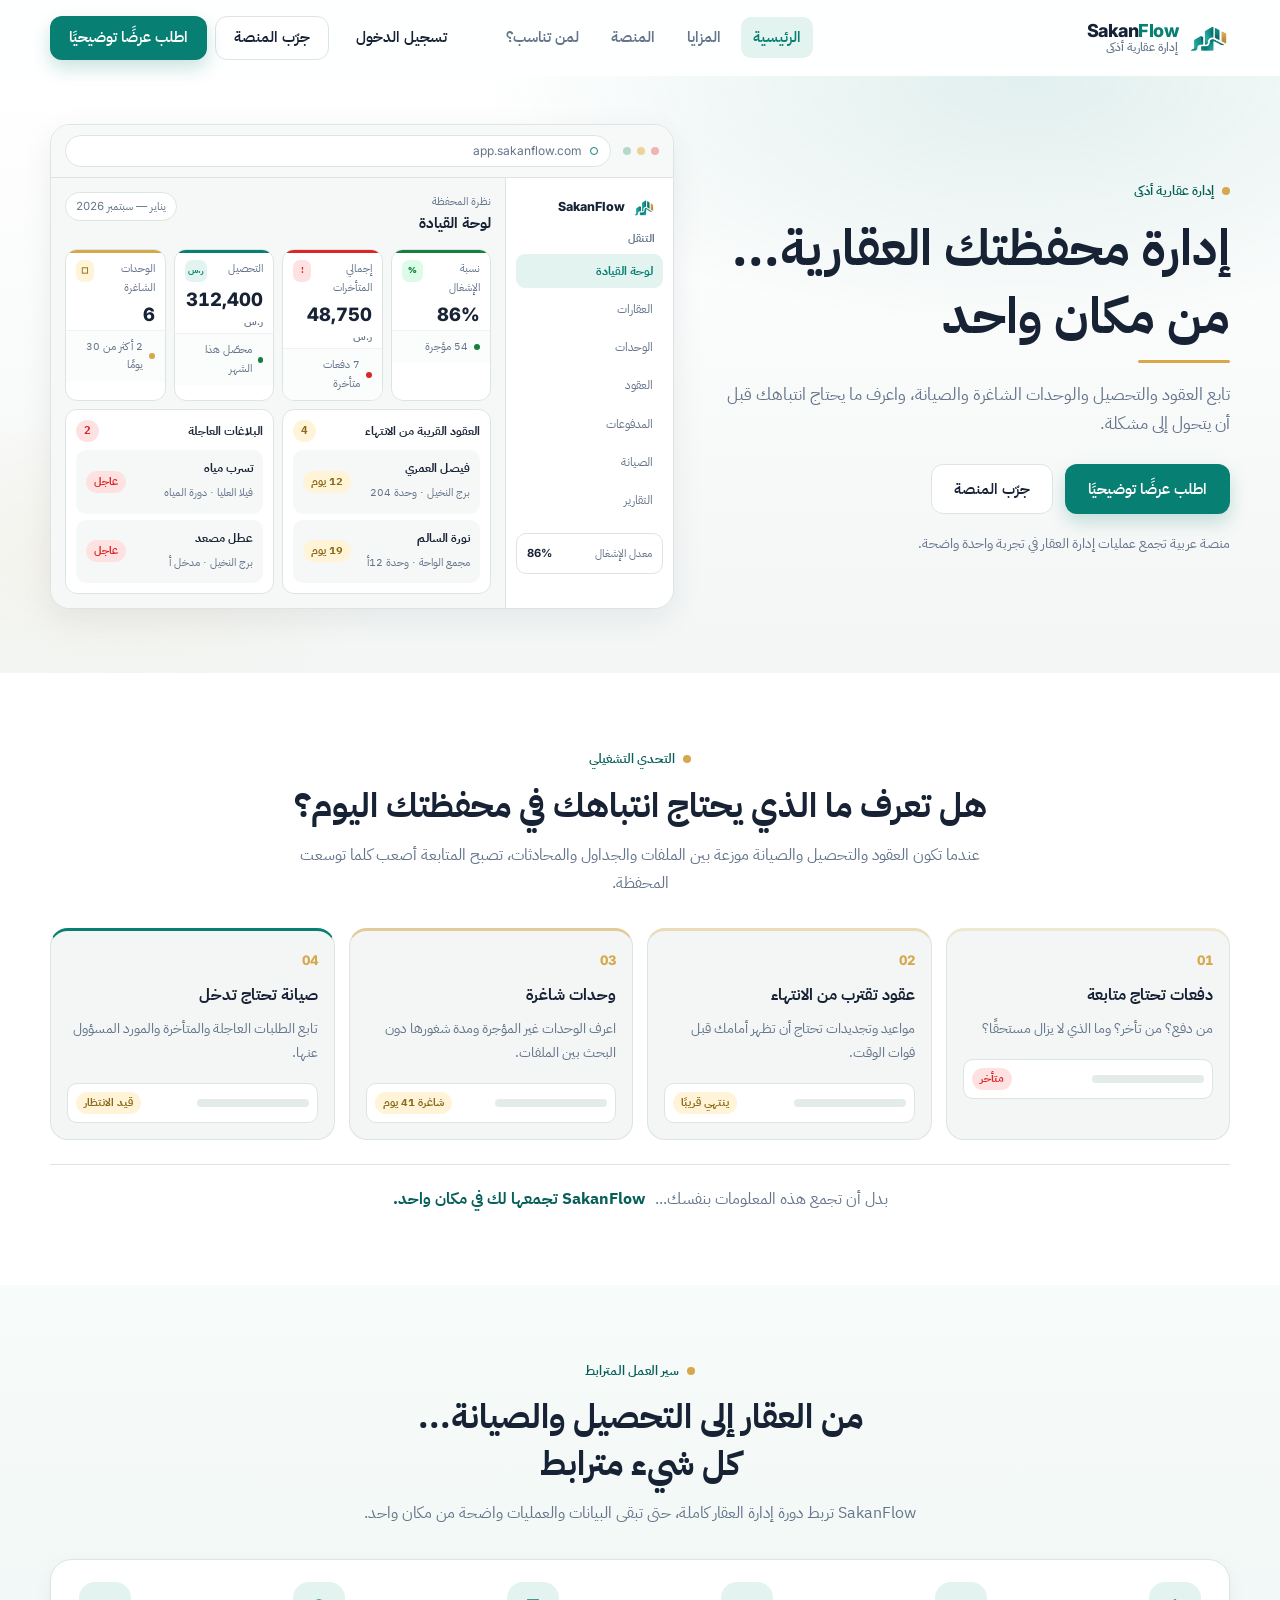
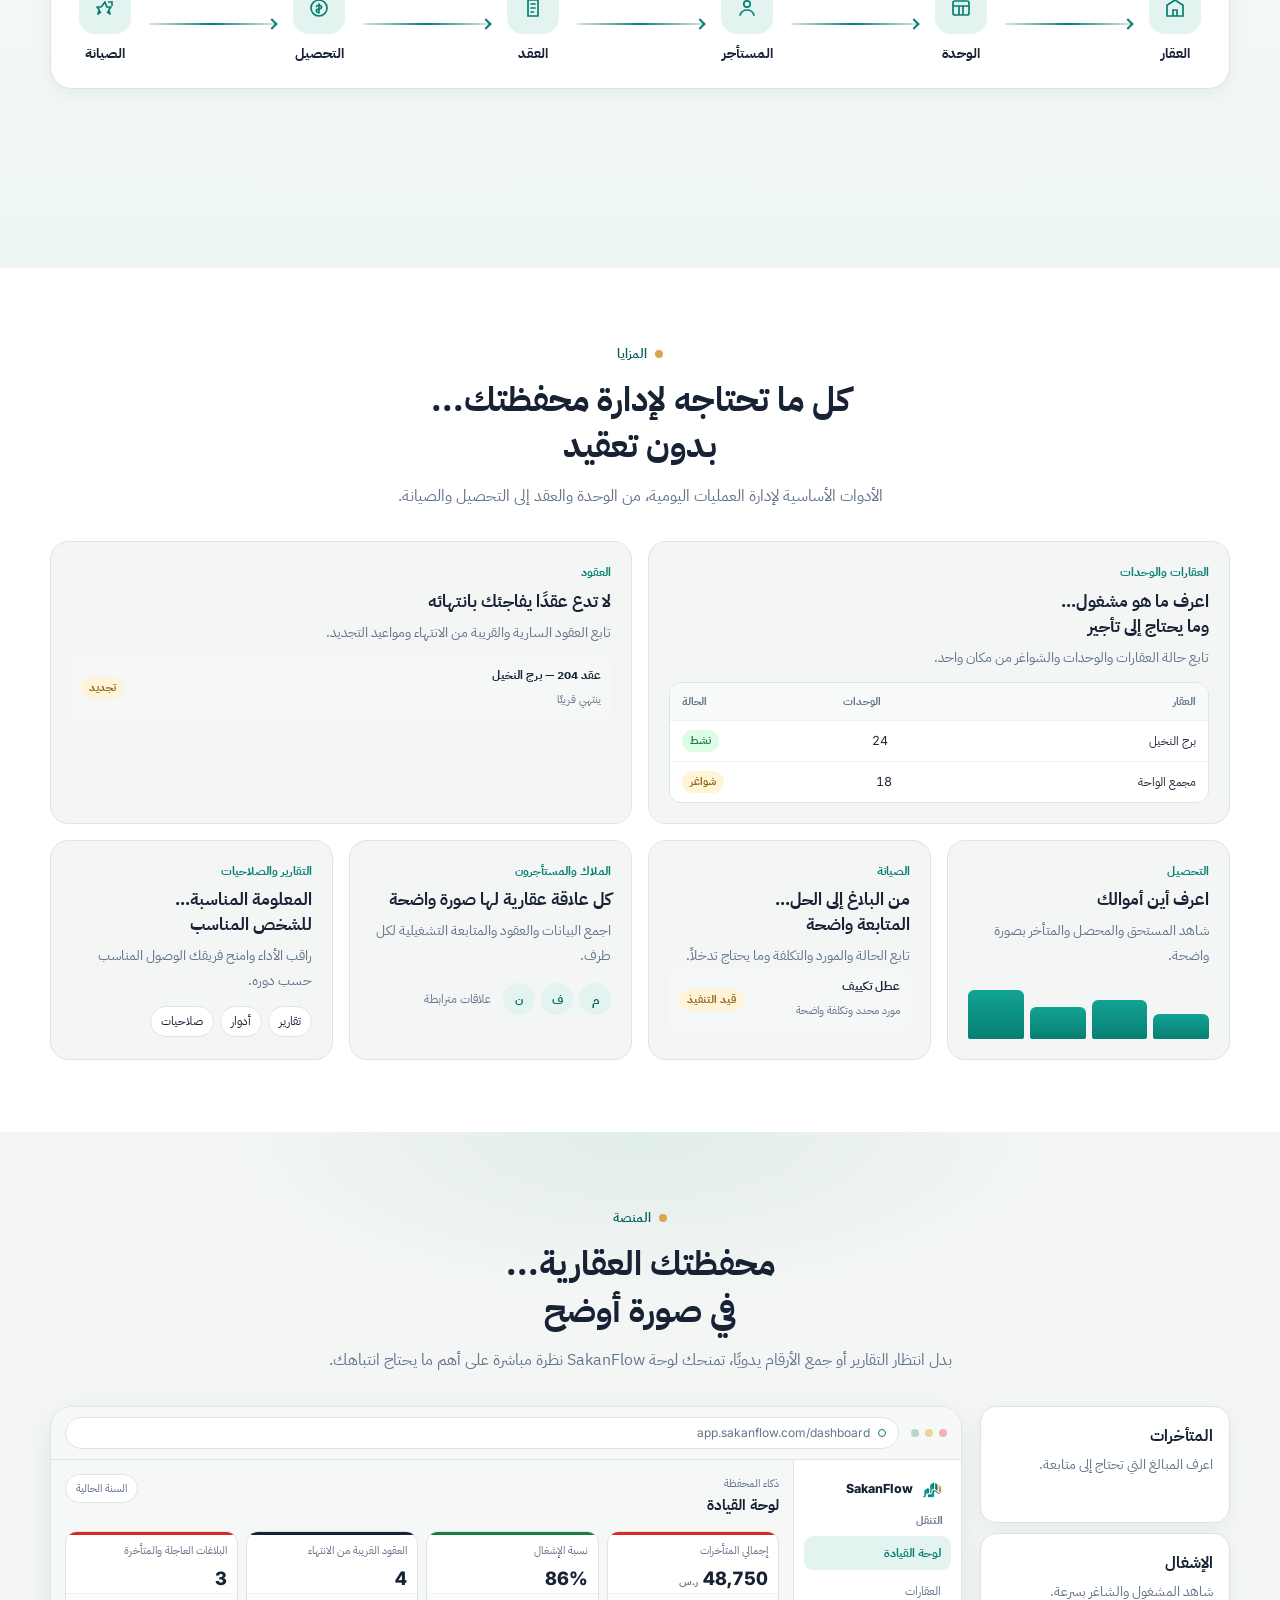
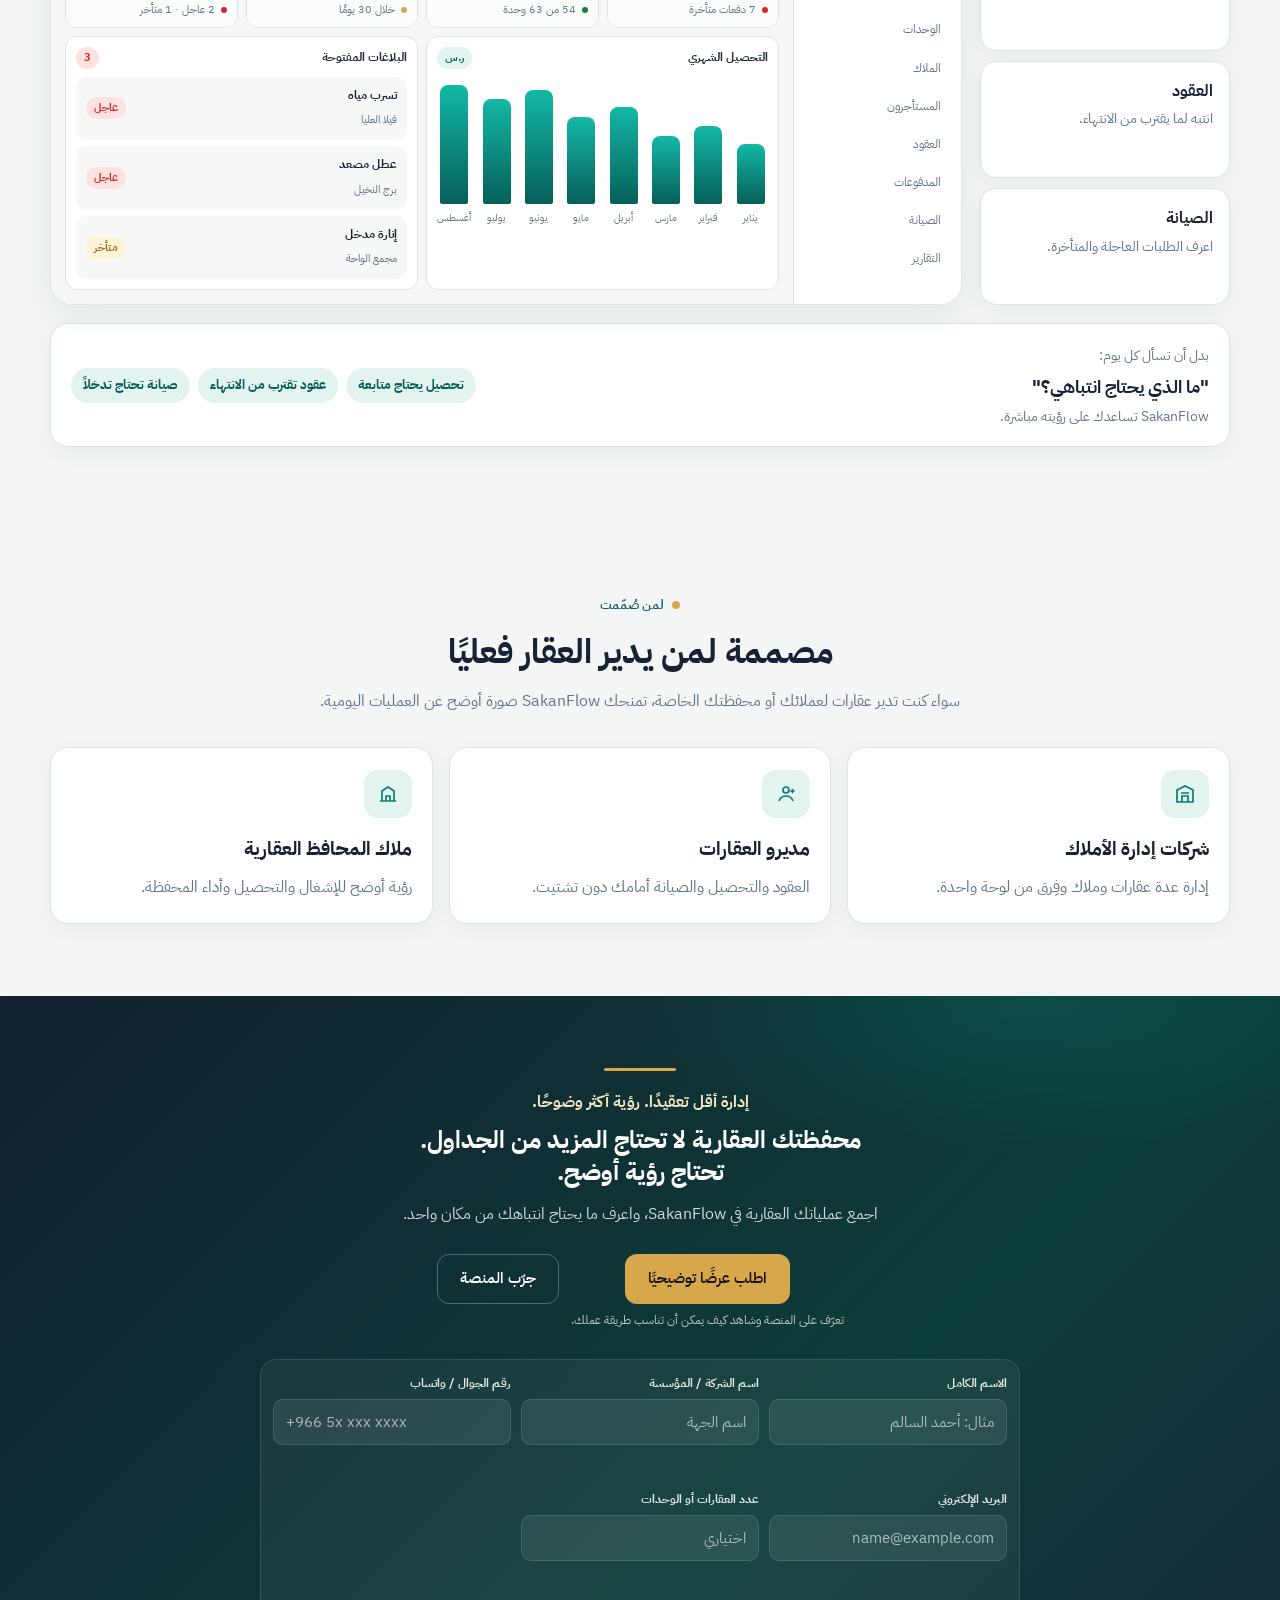
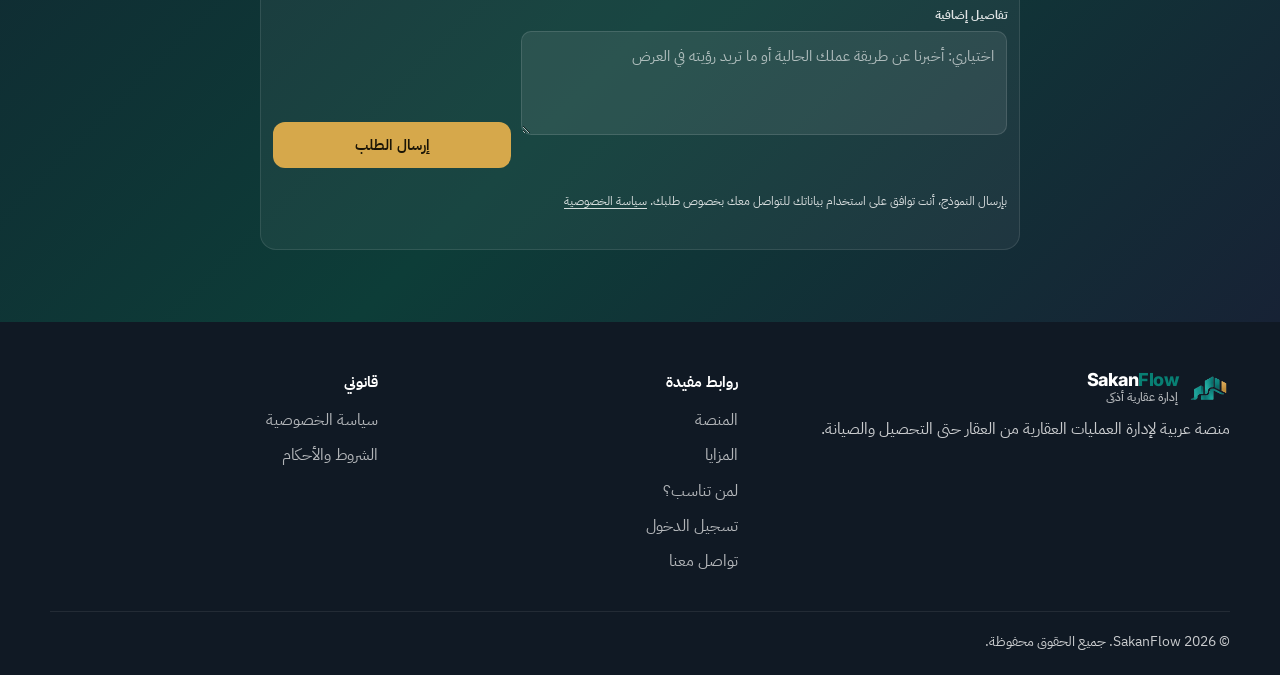
<file: index.html>
<!DOCTYPE html>
<html lang="ar" dir="rtl">
<head>
  <meta charset="UTF-8">
  <meta name="viewport" content="width=device-width, initial-scale=1">
  <title>SakanFlow | إدارة عقارية أذكى</title>
  <meta name="description" content="منصة عربية متكاملة لإدارة العقارات والوحدات والعقود والتحصيل والصيانة والتقارير من مكان واحد.">
  <meta name="theme-color" content="#087F73">
  <meta name="robots" content="index, follow">
  <meta property="og:title" content="SakanFlow | إدارة عقارية أذكى">
  <meta property="og:description" content="منصة عربية متكاملة لإدارة العقارات والوحدات والعقود والتحصيل والصيانة والتقارير من مكان واحد.">
  <meta property="og:locale" content="ar_SA">
  <meta property="og:type" content="website">
  <meta property="og:image" content="assets/images/og-sakanflow.svg">
  <meta name="twitter:card" content="summary_large_image">
  <meta name="twitter:title" content="SakanFlow | إدارة عقارية أذكى">
  <meta name="twitter:description" content="منصة عربية متكاملة لإدارة العقارات والوحدات والعقود والتحصيل والصيانة والتقارير من مكان واحد.">
  <meta name="twitter:image" content="assets/images/og-sakanflow.svg">
  <link rel="icon" href="assets/icons/favicon.svg" type="image/svg+xml">
  <link rel="preconnect" href="https://fonts.googleapis.com">
  <link rel="preconnect" href="https://fonts.gstatic.com" crossorigin>
  <link href="https://fonts.googleapis.com/css2?family=IBM+Plex+Sans+Arabic:wght@300;400;500;600;700&family=Inter:wght@400;500;600;700;800&display=swap" rel="stylesheet">
  <link rel="stylesheet" href="css/style.css">
</head>
<body>
  <a class="skip-link" href="#main">تخطي إلى المحتوى</a>

  <header class="site-header" id="top">
    <div class="container header-inner">
      <a class="brand" href="index.html" aria-label="SakanFlow — إدارة عقارية أذكى">
        <img class="brand-mark" src="assets/images/sakanflow-mark.png" alt="" width="44" height="36">
        <span class="brand-copy">
          <span class="brand-name" lang="en">Sakan<span>Flow</span></span>
          <span class="brand-tagline">إدارة عقارية أذكى</span>
        </span>
      </a>

      <nav class="nav" id="primary-nav" aria-label="التنقل الرئيسي">
        <ul class="nav-list">
          <li><a class="nav-link is-active" href="#home">الرئيسية</a></li>
          <li><a class="nav-link" href="#features">المزايا</a></li>
          <li><a class="nav-link" href="#showcase">المنصة</a></li>
          <li><a class="nav-link" href="#solutions">لمن تناسب؟</a></li>
        </ul>
        <div class="nav-actions">
          <a class="btn btn-ghost js-login-link" href="https://real-estate-platform-blond.vercel.app/dashboard" data-app-link>تسجيل الدخول</a>
          <a class="btn btn-outline btn-nav-secondary js-demo-trigger" href="#demo-access">جرّب المنصة</a>
          <a class="btn btn-primary" href="#demo-request">اطلب عرضًا توضيحيًا</a>
        </div>
      </nav>

      <button class="menu-toggle" type="button" aria-expanded="false" aria-controls="primary-nav" aria-label="فتح القائمة">
        <span class="menu-toggle-bar" aria-hidden="true"></span>
        <span class="menu-toggle-bar" aria-hidden="true"></span>
        <span class="menu-toggle-bar" aria-hidden="true"></span>
      </button>
    </div>
  </header>

  <div class="nav-backdrop" hidden></div>

  <main id="main">
    <section class="hero" id="home">
      <div class="hero-glow" aria-hidden="true"></div>
      <div class="container hero-grid">
        <div class="hero-copy reveal">
          <p class="eyebrow">
            <span class="eyebrow-dot"></span>
            إدارة عقارية أذكى
          </p>
          <h1>
            إدارة محفظتك العقارية...
            <span>من مكان واحد</span>
          </h1>
          <p class="lead">
            تابع العقود والتحصيل والوحدات الشاغرة والصيانة، واعرف ما يحتاج انتباهك قبل أن يتحول إلى مشكلة.
          </p>
          <div class="hero-actions">
            <a class="btn btn-primary btn-lg" href="#demo-request">اطلب عرضًا توضيحيًا</a>
            <a class="btn btn-outline btn-lg js-demo-trigger" href="#demo-access">جرّب المنصة</a>
          </div>
          <p class="hero-trust">منصة عربية تجمع عمليات إدارة العقار في تجربة واحدة واضحة.</p>
        </div>

        <div class="hero-visual reveal" style="--delay: 80ms">
          <div class="app-frame" aria-hidden="false" role="img" aria-label="معاينة لوحة قيادة SakanFlow تعرض الإشغال والمتأخرات والتحصيل والعقود والبلاغات">
            <div class="app-chrome">
              <div class="chrome-dots">
                <span></span><span></span><span></span>
              </div>
              <div class="chrome-url">
                <span class="chrome-lock" aria-hidden="true"></span>
                app.sakanflow.com
              </div>
            </div>
            <div class="app-body">
              <aside class="app-sidebar">
                <div class="app-brand">
                  <img src="assets/images/sakanflow-mark.png" alt="" width="22" height="18">
                  <span lang="en">SakanFlow</span>
                </div>
                <p class="app-nav-label">التنقل</p>
                <ul class="app-nav">
                  <li class="is-active">لوحة القيادة</li>
                  <li>العقارات</li>
                  <li>الوحدات</li>
                  <li>العقود</li>
                  <li>المدفوعات</li>
                  <li>الصيانة</li>
                  <li>التقارير</li>
                </ul>
                <div class="app-occupancy">
                  <span>معدل الإشغال</span>
                  <strong class="num">86%</strong>
                </div>
              </aside>
              <div class="app-main">
                <div class="app-topbar">
                  <div>
                    <p class="app-kicker">نظرة المحفظة</p>
                    <p class="app-title">لوحة القيادة</p>
                  </div>
                  <span class="app-period num">يناير — سبتمبر 2026</span>
                </div>
                <div class="kpi-grid kpi-grid-4">
                  <article class="kpi-card accent-success">
                    <div class="kpi-head">
                      <p>نسبة الإشغال</p>
                      <span class="kpi-icon success">%</span>
                    </div>
                    <p class="kpi-value num" data-count="86" data-suffix="%">86%</p>
                    <div class="kpi-foot"><span class="dot success"></span>54 مؤجرة</div>
                  </article>
                  <article class="kpi-card accent-danger">
                    <div class="kpi-head">
                      <p>إجمالي المتأخرات</p>
                      <span class="kpi-icon danger">!</span>
                    </div>
                    <p class="kpi-value num">48,750 <small>ر.س</small></p>
                    <div class="kpi-foot"><span class="dot danger"></span>7 دفعات متأخرة</div>
                  </article>
                  <article class="kpi-card accent-primary">
                    <div class="kpi-head">
                      <p>التحصيل</p>
                      <span class="kpi-icon primary">ر.س</span>
                    </div>
                    <p class="kpi-value num">312,400 <small>ر.س</small></p>
                    <div class="kpi-foot"><span class="dot success"></span>محصّل هذا الشهر</div>
                  </article>
                  <article class="kpi-card accent-gold">
                    <div class="kpi-head">
                      <p>الوحدات الشاغرة</p>
                      <span class="kpi-icon gold">◻</span>
                    </div>
                    <p class="kpi-value num">6</p>
                    <div class="kpi-foot"><span class="dot gold"></span>2 أكثر من 30 يومًا</div>
                  </article>
                </div>
                <div class="mini-panels">
                  <div class="mini-panel">
                    <div class="mini-head">
                      <strong>العقود القريبة من الانتهاء</strong>
                      <span class="chip warn">4</span>
                    </div>
                    <ul class="mini-list">
                      <li>
                        <span>
                          <b>فيصل العمري</b>
                          <small>برج النخيل · وحدة 204</small>
                        </span>
                        <span class="badge badge-warn">12 يوم</span>
                      </li>
                      <li>
                        <span>
                          <b>نورة السالم</b>
                          <small>مجمع الواحة · وحدة 12أ</small>
                        </span>
                        <span class="badge badge-warn">19 يوم</span>
                      </li>
                    </ul>
                  </div>
                  <div class="mini-panel">
                    <div class="mini-head">
                      <strong>البلاغات العاجلة</strong>
                      <span class="chip danger">2</span>
                    </div>
                    <ul class="mini-list">
                      <li>
                        <span>
                          <b>تسرب مياه</b>
                          <small>فيلا العليا · دورة المياه</small>
                        </span>
                        <span class="badge badge-danger">عاجل</span>
                      </li>
                      <li>
                        <span>
                          <b>عطل مصعد</b>
                          <small>برج النخيل · مدخل أ</small>
                        </span>
                        <span class="badge badge-danger">عاجل</span>
                      </li>
                    </ul>
                  </div>
                </div>
              </div>
            </div>
          </div>
        </div>
      </div>
    </section>

    <section class="section problem" id="problem">
      <div class="container">
        <div class="section-head reveal">
          <p class="eyebrow"><span class="eyebrow-dot"></span>التحدي التشغيلي</p>
          <h2>هل تعرف ما الذي يحتاج انتباهك في محفظتك اليوم؟</h2>
          <p class="section-lead">عندما تكون العقود والتحصيل والصيانة موزعة بين الملفات والجداول والمحادثات، تصبح المتابعة أصعب كلما توسعت المحفظة.</p>
        </div>
        <div class="problem-grid">
          <article class="problem-card reveal" style="--delay: 0ms">
            <span class="problem-index num">01</span>
            <h3>دفعات تحتاج متابعة</h3>
            <p>من دفع؟ من تأخر؟ وما الذي لا يزال مستحقًا؟</p>
            <div class="problem-preview">
              <span class="row-ghost"></span>
              <span class="badge badge-danger">متأخر</span>
            </div>
          </article>
          <article class="problem-card reveal" style="--delay: 60ms">
            <span class="problem-index num">02</span>
            <h3>عقود تقترب من الانتهاء</h3>
            <p>مواعيد وتجديدات تحتاج أن تظهر أمامك قبل فوات الوقت.</p>
            <div class="problem-preview">
              <span class="row-ghost"></span>
              <span class="badge badge-warn">ينتهي قريبًا</span>
            </div>
          </article>
          <article class="problem-card reveal" style="--delay: 120ms">
            <span class="problem-index num">03</span>
            <h3>وحدات شاغرة</h3>
            <p>اعرف الوحدات غير المؤجرة ومدة شغورها دون البحث بين الملفات.</p>
            <div class="problem-preview">
              <span class="row-ghost"></span>
              <span class="badge badge-gold">شاغرة 41 يوم</span>
            </div>
          </article>
          <article class="problem-card reveal" style="--delay: 180ms">
            <span class="problem-index num">04</span>
            <h3>صيانة تحتاج تدخل</h3>
            <p>تابع الطلبات العاجلة والمتأخرة والمورد المسؤول عنها.</p>
            <div class="problem-preview">
              <span class="row-ghost"></span>
              <span class="badge badge-warn">قيد الانتظار</span>
            </div>
          </article>
        </div>
        <div class="problem-transition reveal" style="--delay: 120ms">
          <span>بدل أن تجمع هذه المعلومات بنفسك...</span>
          <strong>SakanFlow تجمعها لك في مكان واحد.</strong>
        </div>
      </div>
    </section>

    <section class="section workflow" id="workflow">
      <div class="container">
        <div class="section-head reveal">
          <p class="eyebrow"><span class="eyebrow-dot"></span>سير العمل المترابط</p>
          <h2>من العقار إلى التحصيل والصيانة...<br>كل شيء مترابط</h2>
          <p class="section-lead">SakanFlow تربط دورة إدارة العقار كاملة، حتى تبقى البيانات والعمليات واضحة من مكان واحد.</p>
        </div>
        <ol class="flow-track reveal">
          <li class="flow-node">
            <span class="flow-icon" aria-hidden="true">
              <svg viewBox="0 0 24 24" fill="none"><path d="M4 20V9.2L12 4l8 5.2V20H4Z" stroke="currentColor" stroke-width="1.7"/><path d="M10 20v-6h4v6" stroke="currentColor" stroke-width="1.7"/></svg>
            </span>
            <strong>العقار</strong>
          </li>
          <li class="flow-arrow" aria-hidden="true"></li>
          <li class="flow-node">
            <span class="flow-icon" aria-hidden="true">
              <svg viewBox="0 0 24 24" fill="none"><rect x="4" y="5" width="16" height="14" rx="2" stroke="currentColor" stroke-width="1.7"/><path d="M4 10h16M10 10v9M14 10v9" stroke="currentColor" stroke-width="1.7"/></svg>
            </span>
            <strong>الوحدة</strong>
          </li>
          <li class="flow-arrow" aria-hidden="true"></li>
          <li class="flow-node">
            <span class="flow-icon" aria-hidden="true">
              <svg viewBox="0 0 24 24" fill="none"><circle cx="12" cy="8" r="3.2" stroke="currentColor" stroke-width="1.7"/><path d="M5 19c1.2-3.2 3.7-5 7-5s5.8 1.8 7 5" stroke="currentColor" stroke-width="1.7" stroke-linecap="round"/></svg>
            </span>
            <strong>المستأجر</strong>
          </li>
          <li class="flow-arrow" aria-hidden="true"></li>
          <li class="flow-node">
            <span class="flow-icon" aria-hidden="true">
              <svg viewBox="0 0 24 24" fill="none"><path d="M7 4h10v16H7z" stroke="currentColor" stroke-width="1.7"/><path d="M10 8h4M10 12h4M10 16h2.5" stroke="currentColor" stroke-width="1.7" stroke-linecap="round"/></svg>
            </span>
            <strong>العقد</strong>
          </li>
          <li class="flow-arrow" aria-hidden="true"></li>
          <li class="flow-node">
            <span class="flow-icon" aria-hidden="true">
              <svg viewBox="0 0 24 24" fill="none"><circle cx="12" cy="12" r="8" stroke="currentColor" stroke-width="1.7"/><path d="M12 8v8M9.5 10.5c.6-1 1.6-1.5 2.5-1.5s2 .6 2.5 1.6-1 2.4-2.5 2.4-3.2.7-2.6 2.2 2 1.6 2.6 1.6" stroke="currentColor" stroke-width="1.7" stroke-linecap="round"/></svg>
            </span>
            <strong>التحصيل</strong>
          </li>
          <li class="flow-arrow" aria-hidden="true"></li>
          <li class="flow-node">
            <span class="flow-icon" aria-hidden="true">
              <svg viewBox="0 0 24 24" fill="none"><path d="M8 15.5 5 18l1.2-4.2L4 11h4.2L12 6l1.8 5H18l-2.2 2.8L17 18l-3-2.5" stroke="currentColor" stroke-width="1.7" stroke-linejoin="round"/><path d="M15 6h4v4" stroke="currentColor" stroke-width="1.7"/></svg>
            </span>
            <strong>الصيانة</strong>
          </li>
        </ol>
        <div class="workflow-outcomes reveal" style="--delay: 100ms">
          <article><h3>رؤية أوضح</h3><p>اعرف حالة محفظتك وما يحتاج انتباهك.</p></article>
          <article><h3>متابعة أسرع</h3><p>المعلومات الأساسية أمامك دون التنقل بين عدة مصادر.</p></article>
          <article><h3>قرارات أفضل</h3><p>اعتمد على صورة تشغيلية واضحة بدل البحث والتخمين.</p></article>
        </div>
      </div>
    </section>

    <section class="section features" id="features">
      <div class="container">
        <div class="section-head reveal">
          <p class="eyebrow"><span class="eyebrow-dot"></span>المزايا</p>
          <h2>كل ما تحتاجه لإدارة محفظتك...<br>بدون تعقيد</h2>
          <p class="section-lead">الأدوات الأساسية لإدارة العمليات اليومية، من الوحدة والعقد إلى التحصيل والصيانة.</p>
        </div>

        <div class="bento compact-bento">
          <article class="bento-card bento-lg reveal">
            <div class="bento-copy">
              <span class="bento-category">العقارات والوحدات</span><h3>اعرف ما هو مشغول...<br>وما يحتاج إلى تأجير</h3>
              <p>تابع حالة العقارات والوحدات والشواغر من مكان واحد.</p>
            </div>
            <div class="ui-table compact-table">
              <div class="ui-tr head"><span>العقار</span><span>الوحدات</span><span>الحالة</span></div>
              <div class="ui-tr"><span>برج النخيل</span><span class="num">24</span><span class="badge badge-success">نشط</span></div>
              <div class="ui-tr"><span>مجمع الواحة</span><span class="num">18</span><span class="badge badge-warn">شواغر</span></div>
            </div>
          </article>

          <article class="bento-card bento-lg reveal" style="--delay: 70ms">
            <div class="bento-copy">
              <span class="bento-category">العقود</span><h3>لا تدع عقدًا يفاجئك بانتهائه</h3>
              <p>تابع العقود السارية والقريبة من الانتهاء ومواعيد التجديد.</p>
            </div>
            <div class="contract-row">
              <span><b>عقد 204 — برج النخيل</b><small>ينتهي قريبًا</small></span>
              <span class="badge badge-warn">تجديد</span>
            </div>
          </article>

          <article class="bento-card reveal" style="--delay: 100ms">
            <span class="bento-category">التحصيل</span><h3>اعرف أين أموالك</h3>
            <p>شاهد المستحق والمحصل والمتأخر بصورة واضحة.</p>
            <div class="mini-bars" aria-hidden="true">
              <span style="--h: 46%"></span><span style="--h: 70%"></span><span style="--h: 58%"></span><span style="--h: 88%"></span>
            </div>
          </article>

          <article class="bento-card reveal" style="--delay: 130ms">
            <span class="bento-category">الصيانة</span><h3>من البلاغ إلى الحل...<br>المتابعة واضحة</h3>
            <p>تابع الحالة والمورد والتكلفة وما يحتاج تدخلاً.</p>
            <div class="maint-item">
              <span><b>عطل تكييف</b><small>مورد محدد وتكلفة واضحة</small></span>
              <span class="badge badge-warn">قيد التنفيذ</span>
            </div>
          </article>

          <article class="bento-card reveal" style="--delay: 160ms">
            <span class="bento-category">الملاك والمستأجرون</span><h3>كل علاقة عقارية لها صورة واضحة</h3>
            <p>اجمع البيانات والعقود والمتابعة التشغيلية لكل طرف.</p>
            <div class="avatar-row"><span>م</span><span>ف</span><span>ن</span><small>علاقات مترابطة</small></div>
          </article>

          <article class="bento-card reveal" style="--delay: 190ms">
            <span class="bento-category">التقارير والصلاحيات</span><h3>المعلومة المناسبة...<br>للشخص المناسب</h3>
            <p>راقب الأداء وامنح فريقك الوصول المناسب حسب دوره.</p>
            <div class="perm-chips"><span>تقارير</span><span>أدوار</span><span>صلاحيات</span></div>
          </article>
        </div>
      </div>
    </section>
    <section class="section showcase" id="showcase">
      <div class="container">
        <div class="section-head reveal">
          <p class="eyebrow"><span class="eyebrow-dot"></span>المنصة</p>
          <h2>محفظتك العقارية...<br>في صورة أوضح</h2>
          <p class="section-lead">بدل انتظار التقارير أو جمع الأرقام يدويًا، تمنحك لوحة SakanFlow نظرة مباشرة على أهم ما يحتاج انتباهك.</p>
        </div>

        <div class="showcase-layout reveal">
          <div class="showcase-callouts" aria-label="مؤشرات لوحة SakanFlow">
            <article><h3>المتأخرات</h3><p>اعرف المبالغ التي تحتاج إلى متابعة.</p></article>
            <article><h3>الإشغال</h3><p>شاهد المشغول والشاغر بسرعة.</p></article>
            <article><h3>العقود</h3><p>انتبه لما يقترب من الانتهاء.</p></article>
            <article><h3>الصيانة</h3><p>اعرف الطلبات العاجلة والمتأخرة.</p></article>
          </div>
          <div class="showcase-frame">
          <div class="app-frame app-frame-lg">
            <div class="app-chrome">
              <div class="chrome-dots"><span></span><span></span><span></span></div>
              <div class="chrome-url"><span class="chrome-lock"></span>app.sakanflow.com/dashboard</div>
            </div>
            <div class="app-body">
              <aside class="app-sidebar">
                <div class="app-brand">
                  <img src="assets/images/sakanflow-mark.png" alt="" width="22" height="18">
                  <span lang="en">SakanFlow</span>
                </div>
                <p class="app-nav-label">التنقل</p>
                <ul class="app-nav">
                  <li class="is-active">لوحة القيادة</li>
                  <li>العقارات</li>
                  <li>الوحدات</li>
                  <li>الملاك</li>
                  <li>المستأجرون</li>
                  <li>العقود</li>
                  <li>المدفوعات</li>
                  <li>الصيانة</li>
                  <li>التقارير</li>
                </ul>
              </aside>
              <div class="app-main">
                <div class="app-topbar">
                  <div>
                    <p class="app-kicker">ذكاء المحفظة</p>
                    <p class="app-title">لوحة القيادة</p>
                  </div>
                  <span class="app-period num">السنة الحالية</span>
                </div>
                <div class="kpi-grid kpi-grid-4">
                  <article class="kpi-card accent-danger">
                    <div class="kpi-head"><p>إجمالي المتأخرات</p></div>
                    <p class="kpi-value num">48,750 <small>ر.س</small></p>
                    <div class="kpi-foot"><span class="dot danger"></span>7 دفعات متأخرة</div>
                  </article>
                  <article class="kpi-card accent-success">
                    <div class="kpi-head"><p>نسبة الإشغال</p></div>
                    <p class="kpi-value num">86%</p>
                    <div class="kpi-foot"><span class="dot success"></span>54 من 63 وحدة</div>
                  </article>
                  <article class="kpi-card accent-navy">
                    <div class="kpi-head"><p>العقود القريبة من الانتهاء</p></div>
                    <p class="kpi-value num">4</p>
                    <div class="kpi-foot"><span class="dot gold"></span>خلال 30 يومًا</div>
                  </article>
                  <article class="kpi-card accent-danger">
                    <div class="kpi-head"><p>البلاغات العاجلة والمتأخرة</p></div>
                    <p class="kpi-value num">3</p>
                    <div class="kpi-foot"><span class="dot danger"></span>2 عاجل · 1 متأخر</div>
                  </article>
                </div>
                <div class="showcase-split">
                  <div class="chart-card">
                    <div class="mini-head">
                      <strong>التحصيل الشهري</strong>
                      <span class="chip">ر.س</span>
                    </div>
                    <div class="bar-chart" aria-hidden="true">
                      <div class="bar-col"><span style="--h: 42%"></span><small>يناير</small></div>
                      <div class="bar-col"><span style="--h: 55%"></span><small>فبراير</small></div>
                      <div class="bar-col"><span style="--h: 48%"></span><small>مارس</small></div>
                      <div class="bar-col"><span style="--h: 68%"></span><small>أبريل</small></div>
                      <div class="bar-col"><span style="--h: 61%"></span><small>مايو</small></div>
                      <div class="bar-col"><span style="--h: 80%"></span><small>يونيو</small></div>
                      <div class="bar-col"><span style="--h: 74%"></span><small>يوليو</small></div>
                      <div class="bar-col"><span style="--h: 88%"></span><small>أغسطس</small></div>
                    </div>
                  </div>
                  <div class="mini-panel">
                    <div class="mini-head"><strong>البلاغات المفتوحة</strong><span class="chip danger">3</span></div>
                    <ul class="mini-list">
                      <li>
                        <span><b>تسرب مياه</b><small>فيلا العليا</small></span>
                        <span class="badge badge-danger">عاجل</span>
                      </li>
                      <li>
                        <span><b>عطل مصعد</b><small>برج النخيل</small></span>
                        <span class="badge badge-danger">عاجل</span>
                      </li>
                      <li>
                        <span><b>إنارة مدخل</b><small>مجمع الواحة</small></span>
                        <span class="badge badge-gold">متأخر</span>
                      </li>
                    </ul>
                  </div>
                </div>
              </div>
            </div>
          </div>
          </div>
        </div>
        <div class="value-strip reveal" style="--delay: 120ms">
          <div>
            <span>بدل أن تسأل كل يوم:</span>
            <strong>"ما الذي يحتاج انتباهي؟"</strong>
            <p>SakanFlow تساعدك على رؤيته مباشرة.</p>
          </div>
          <ul>
            <li>تحصيل يحتاج متابعة</li>
            <li>عقود تقترب من الانتهاء</li>
            <li>صيانة تحتاج تدخلاً</li>
          </ul>
        </div>
      </div>
    </section>

    <section class="section audience" id="solutions">
      <div class="container">
        <div class="section-head reveal">
          <p class="eyebrow"><span class="eyebrow-dot"></span>لمن صُمّمت</p>
          <h2>مصممة لمن يدير العقار فعليًا</h2><p class="section-lead">سواء كنت تدير عقارات لعملائك أو محفظتك الخاصة، تمنحك SakanFlow صورة أوضح عن العمليات اليومية.</p>
        </div>
        <div class="audience-grid">
          <article class="audience-card reveal">
            <span class="audience-icon" aria-hidden="true">
              <svg viewBox="0 0 24 24" fill="none"><path d="M4 20V8l8-4 8 4v12H4Z" stroke="currentColor" stroke-width="1.7"/><path d="M9 20v-6h6v6M8 11h8" stroke="currentColor" stroke-width="1.7"/></svg>
            </span>
            <h3>شركات إدارة الأملاك</h3>
            <p>إدارة عدة عقارات وملاك وفِرق من لوحة واحدة.</p>
          </article>
          <article class="audience-card reveal" style="--delay: 80ms">
            <span class="audience-icon" aria-hidden="true">
              <svg viewBox="0 0 24 24" fill="none"><circle cx="12" cy="8" r="3" stroke="currentColor" stroke-width="1.7"/><path d="M5 19c1.3-3.4 3.8-5 7-5s5.7 1.6 7 5" stroke="currentColor" stroke-width="1.7"/><path d="M17 9h3M18.5 7.5v3" stroke="currentColor" stroke-width="1.7" stroke-linecap="round"/></svg>
            </span>
            <h3>مديرو العقارات</h3>
            <p>العقود والتحصيل والصيانة أمامك دون تشتيت.</p>
          </article>
          <article class="audience-card reveal" style="--delay: 140ms">
            <span class="audience-icon" aria-hidden="true">
              <svg viewBox="0 0 24 24" fill="none"><path d="M4 19h16M6 19V9l6-4 6 4v10" stroke="currentColor" stroke-width="1.7"/><path d="M10 19v-5h4v5" stroke="currentColor" stroke-width="1.7"/></svg>
            </span>
            <h3>ملاك المحافظ العقارية</h3>
            <p>رؤية أوضح للإشغال والتحصيل وأداء المحفظة.</p>
          </article>
        </div>
      </div>
    </section>

    <section class="final-cta" id="demo">
      <div class="container cta-inner reveal">
        <span class="gold-rule" aria-hidden="true"></span>
        <p class="cta-kicker">إدارة أقل تعقيدًا. رؤية أكثر وضوحًا.</p>
        <h2>محفظتك العقارية لا تحتاج المزيد من الجداول.<br>تحتاج رؤية أوضح.</h2>
        <p>اجمع عملياتك العقارية في SakanFlow، واعرف ما يحتاج انتباهك من مكان واحد.</p>
        <div class="hero-actions">
          <div class="cta-primary-wrap">
            <a class="btn btn-gold btn-lg" href="#demo-request">اطلب عرضًا توضيحيًا</a>
            <small>تعرّف على المنصة وشاهد كيف يمكن أن تناسب طريقة عملك.</small>
          </div>
          <a class="btn btn-on-dark btn-lg js-demo-trigger" href="#demo-access">جرّب المنصة</a>
        </div>
        <form class="demo-form managed-form" id="demo-request" action="https://formsubmit.co/ajax/mhmoudtariq172@gmail.com" method="post" novalidate data-form-kind="demo" data-success-title="تم استلام طلبك بنجاح" data-success-message="شكرًا لاهتمامك بـ SakanFlow، سنتواصل معك قريبًا لترتيب العرض التوضيحي.">
          <input type="hidden" name="_subject" value="SakanFlow - طلب عرض توضيحي جديد">
          <input type="hidden" name="_template" value="table">
          <input type="hidden" name="_captcha" value="false">
          <input type="hidden" name="_source" value="SakanFlow marketing website">
          <label class="form-honeypot" aria-hidden="true">
            اترك هذا الحقل فارغًا
            <input name="_honey" type="text" tabindex="-1" autocomplete="off">
          </label>
          <div class="form-field">
            <label for="demo-name">الاسم الكامل</label>
            <input id="demo-name" name="الاسم" type="text" autocomplete="name" placeholder="مثال: أحمد السالم" required>
            <p class="field-error" id="demo-name-error"></p>
          </div>
          <div class="form-field">
            <label for="demo-company">اسم الشركة / المؤسسة</label>
            <input id="demo-company" name="الشركة" type="text" autocomplete="organization" placeholder="اسم الجهة" required>
            <p class="field-error" id="demo-company-error"></p>
          </div>
          <div class="form-field">
            <label for="demo-phone">رقم الجوال / واتساب</label>
            <input id="demo-phone" name="رقم الجوال / واتساب" type="tel" autocomplete="tel" inputmode="tel" placeholder="+966 5x xxx xxxx" required>
            <p class="field-error" id="demo-phone-error"></p>
          </div>
          <div class="form-field">
            <label for="demo-email">البريد الإلكتروني</label>
            <input id="demo-email" name="البريد الإلكتروني" type="email" autocomplete="email" inputmode="email" placeholder="name@example.com" required>
            <p class="field-error" id="demo-email-error"></p>
          </div>
          <div class="form-field">
            <label for="demo-units">عدد العقارات أو الوحدات</label>
            <input id="demo-units" name="عدد العقارات أو الوحدات" type="text" inputmode="numeric" placeholder="اختياري">
            <p class="field-error" id="demo-units-error"></p>
          </div>
          <div class="form-field form-field-wide">
            <label for="demo-message">تفاصيل إضافية</label>
            <textarea id="demo-message" name="الرسالة / التفاصيل" rows="3" placeholder="اختياري: أخبرنا عن طريقة عملك الحالية أو ما تريد رؤيته في العرض"></textarea>
            <p class="field-error" id="demo-message-error"></p>
          </div>
          <button class="btn btn-gold" type="submit" data-default-text="إرسال الطلب">إرسال الطلب</button>
          <p class="form-privacy-note">بإرسال النموذج، أنت توافق على استخدام بياناتك للتواصل معك بخصوص طلبك. <a href="privacy.html">سياسة الخصوصية</a></p>
          <div class="form-note" role="status" aria-live="polite"></div>
        </form>
      </div>
    </section>

    <div class="login-panel demo-access-panel" id="demo-access" hidden aria-hidden="true">
      <div class="login-card demo-access-card" role="dialog" aria-modal="true" aria-labelledby="demo-access-title" aria-describedby="demo-access-description">
        <button class="login-close js-demo-close" type="button" aria-label="إغلاق نافذة الحساب التجريبي">×</button>
        <img src="assets/images/sakanflow-mark.png" alt="" width="40" height="32">
        <h2 id="demo-access-title">جرّب SakanFlow بنفسك</h2>
        <p id="demo-access-description">استخدم الحساب التجريبي للدخول واستكشاف المنصة والاطلاع على تجربة إدارة العقارات والعقود والتحصيل والصيانة.</p>
        <div class="demo-account" aria-label="بيانات الحساب التجريبي">
          <strong>حساب تجريبي</strong>
          <div class="credential-row">
            <div>
              <span>البريد الإلكتروني</span>
              <code id="demo-account-email" dir="ltr">test@gmail.com</code>
            </div>
            <button class="copy-button" type="button" data-copy-target="demo-account-email" data-default-text="نسخ" aria-label="نسخ البريد الإلكتروني للحساب التجريبي">نسخ</button>
          </div>
          <div class="credential-row">
            <div>
              <span>كلمة المرور</span>
              <code id="demo-account-password" dir="ltr">1234567890</code>
            </div>
            <button class="copy-button" type="button" data-copy-target="demo-account-password" data-default-text="نسخ" aria-label="نسخ كلمة مرور الحساب التجريبي">نسخ</button>
          </div>
        </div>
        <p class="demo-access-note">انسخ بيانات الحساب أولًا، ثم استخدمها في شاشة تسجيل الدخول.</p>
        <div class="demo-access-actions">
          <a class="btn btn-primary" href="https://real-estate-platform-blond.vercel.app/dashboard" data-app-link>الدخول إلى النسخة التجريبية</a>
          <button class="btn btn-outline js-demo-close" type="button">إغلاق</button>
        </div>
      </div>
    </div>
  </main>

  <footer class="site-footer">
    <div class="container footer-grid">
      <div class="footer-brand">
        <a class="brand" href="index.html">
          <img class="brand-mark" src="assets/images/sakanflow-mark.png" alt="" width="40" height="32">
          <span class="brand-copy">
            <span class="brand-name" lang="en">Sakan<span>Flow</span></span>
            <span class="brand-tagline">إدارة عقارية أذكى</span>
          </span>
        </a>
        <p>منصة عربية لإدارة العمليات العقارية من العقار حتى التحصيل والصيانة.</p>
      </div>
      <div>
        <h2>روابط مفيدة</h2>
        <ul>
          <li><a href="#showcase">المنصة</a></li>
          <li><a href="#features">المزايا</a></li>
          <li><a href="#solutions">لمن تناسب؟</a></li>
          <li><a class="js-login-link" href="https://real-estate-platform-blond.vercel.app/dashboard" data-app-link>تسجيل الدخول</a></li>
          <li><a href="contact.html">تواصل معنا</a></li>
        </ul>
      </div>
      <div>
        <h2>قانوني</h2>
        <ul>
          <li><a href="privacy.html">سياسة الخصوصية</a></li>
          <li><a href="terms.html">الشروط والأحكام</a></li>
        </ul>
      </div>
    </div>
    <div class="container footer-bottom">
      <p>© 2026 SakanFlow. جميع الحقوق محفوظة.</p>
    </div>
  </footer>

  <script src="js/main.js"></script>
</body>
</html>
</file>
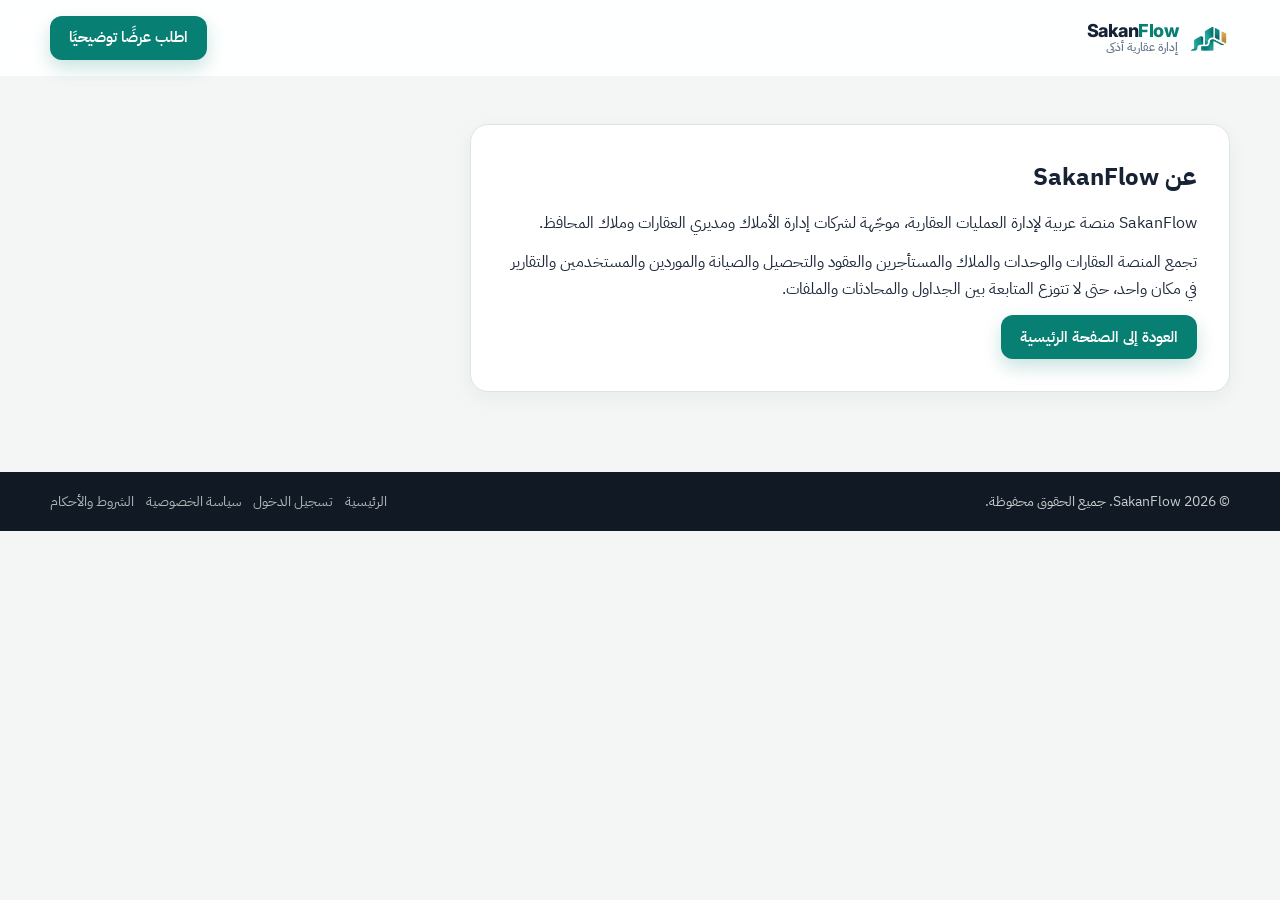
<file: about.html>
<!DOCTYPE html>
<html lang="ar" dir="rtl">
<head>
  <meta charset="UTF-8">
  <meta name="viewport" content="width=device-width, initial-scale=1">
  <title>عن SakanFlow</title>
  <meta name="description" content="SakanFlow منصة عربية لإدارة العقارات والوحدات والعقود والتحصيل والصيانة والتقارير.">
  <meta name="robots" content="index, follow">
  <meta property="og:title" content="عن SakanFlow">
  <meta property="og:description" content="منصة عربية لإدارة العمليات العقارية من مكان واحد.">
  <meta property="og:type" content="website">
  <meta property="og:image" content="assets/images/og-sakanflow.svg">
  <meta name="twitter:card" content="summary_large_image">
  <link rel="icon" href="assets/icons/favicon.svg" type="image/svg+xml">
  <link rel="preconnect" href="https://fonts.googleapis.com">
  <link rel="preconnect" href="https://fonts.gstatic.com" crossorigin>
  <link href="https://fonts.googleapis.com/css2?family=IBM+Plex+Sans+Arabic:wght@400;500;600;700&family=Inter:wght@600;800&display=swap" rel="stylesheet">
  <link rel="stylesheet" href="css/style.css">
</head>
<body>
  <a class="skip-link" href="#main">تخطي إلى المحتوى</a>
  <header class="site-header is-scrolled">
    <div class="container header-inner">
      <a class="brand" href="index.html" aria-label="SakanFlow — العودة للرئيسية">
        <img class="brand-mark" src="assets/images/sakanflow-mark.png" alt="" width="42" height="34">
        <span class="brand-copy"><span class="brand-name" lang="en">Sakan<span>Flow</span></span><span class="brand-tagline">إدارة عقارية أذكى</span></span>
      </a>
      <a class="btn btn-primary" href="index.html#demo-request">اطلب عرضًا توضيحيًا</a>
    </div>
  </header>
  <main class="page-main" id="main">
    <div class="container">
      <article class="page-card">
        <h1>عن SakanFlow</h1>
        <p>SakanFlow منصة عربية لإدارة العمليات العقارية، موجّهة لشركات إدارة الأملاك ومديري العقارات وملاك المحافظ.</p>
        <p>تجمع المنصة العقارات والوحدات والملاك والمستأجرين والعقود والتحصيل والصيانة والموردين والمستخدمين والتقارير في مكان واحد، حتى لا تتوزع المتابعة بين الجداول والمحادثات والملفات.</p>
        <p><a class="btn btn-primary" href="index.html">العودة إلى الصفحة الرئيسية</a></p>
      </article>
    </div>
  </main>

  <footer class="site-footer compact-footer">
    <div class="container footer-bottom compact-footer-bottom">
      <p>© 2026 SakanFlow. جميع الحقوق محفوظة.</p>
      <nav aria-label="روابط قانونية">
        <a href="index.html">الرئيسية</a>
        <a class="js-login-link" href="https://real-estate-platform-blond.vercel.app/dashboard" data-app-link>تسجيل الدخول</a>
        <a href="privacy.html">سياسة الخصوصية</a>
        <a href="terms.html">الشروط والأحكام</a>
      </nav>
    </div>
  </footer>
  <script src="js/main.js"></script>
</body>
</html>
</file>
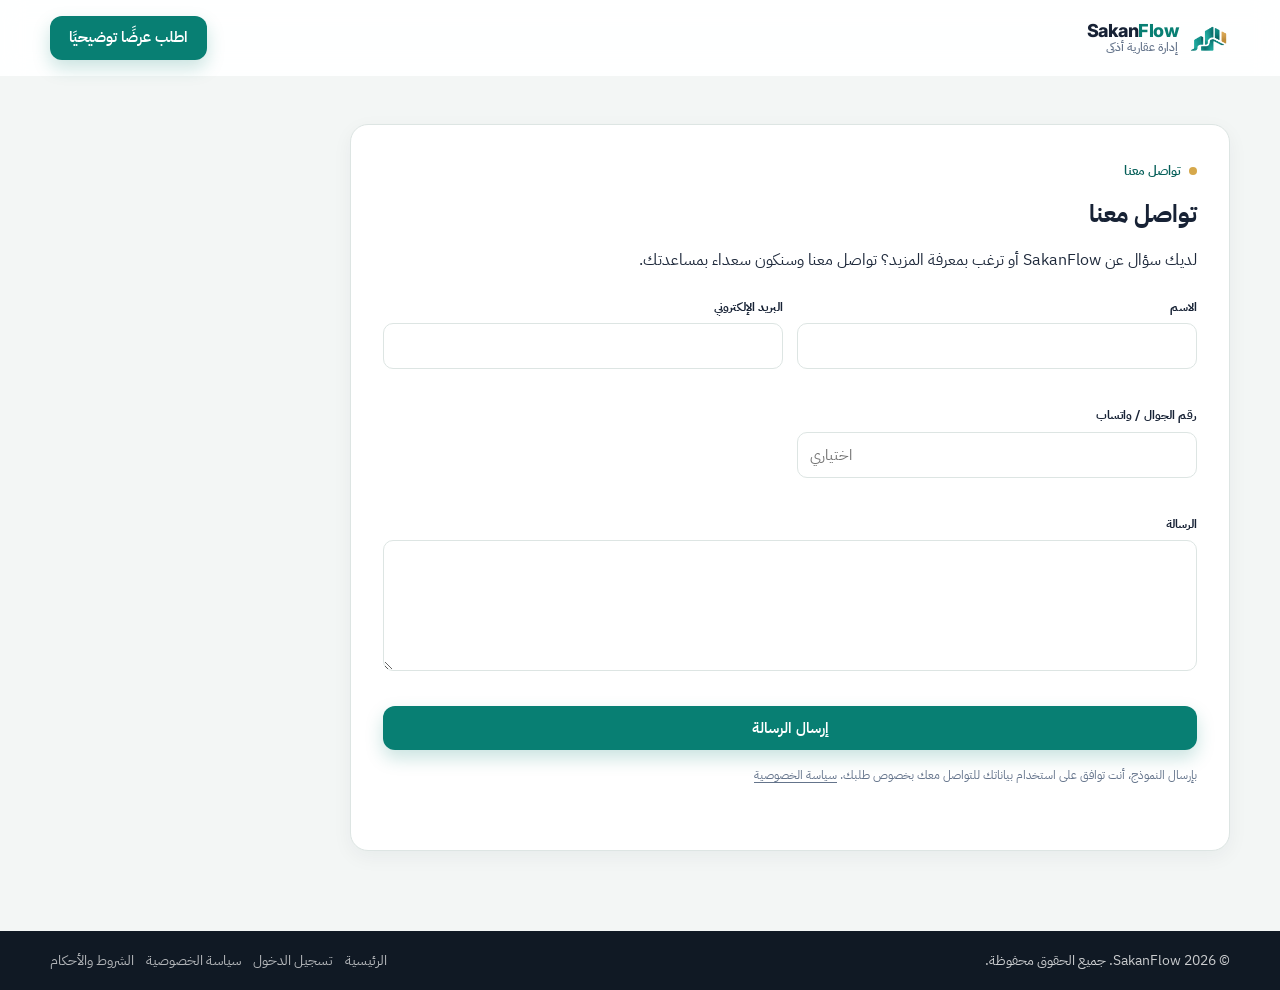
<file: contact.html>
<!DOCTYPE html>
<html lang="ar" dir="rtl">
<head>
  <meta charset="UTF-8">
  <meta name="viewport" content="width=device-width, initial-scale=1">
  <title>تواصل معنا | SakanFlow</title>
  <meta name="description" content="تواصل مع SakanFlow لمعرفة المزيد عن منصة إدارة العقارات أو لترتيب عرض توضيحي.">
  <meta name="robots" content="index, follow">
  <meta property="og:title" content="تواصل معنا | SakanFlow">
  <meta property="og:description" content="لديك سؤال عن SakanFlow أو ترغب بمعرفة المزيد؟ تواصل معنا وسنكون سعداء بمساعدتك.">
  <meta property="og:type" content="website">
  <meta property="og:image" content="assets/images/og-sakanflow.svg">
  <meta name="twitter:card" content="summary_large_image">
  <link rel="icon" href="assets/icons/favicon.svg" type="image/svg+xml">
  <link rel="preconnect" href="https://fonts.googleapis.com">
  <link rel="preconnect" href="https://fonts.gstatic.com" crossorigin>
  <link href="https://fonts.googleapis.com/css2?family=IBM+Plex+Sans+Arabic:wght@400;500;600;700&family=Inter:wght@600;800&display=swap" rel="stylesheet">
  <link rel="stylesheet" href="css/style.css">
</head>
<body>
  <a class="skip-link" href="#main">تخطي إلى المحتوى</a>
  <header class="site-header is-scrolled">
    <div class="container header-inner">
      <a class="brand" href="index.html" aria-label="SakanFlow — العودة للرئيسية">
        <img class="brand-mark" src="assets/images/sakanflow-mark.png" alt="" width="42" height="34">
        <span class="brand-copy">
          <span class="brand-name" lang="en">Sakan<span>Flow</span></span>
          <span class="brand-tagline">إدارة عقارية أذكى</span>
        </span>
      </a>
      <a class="btn btn-primary" href="index.html#demo-request">اطلب عرضًا توضيحيًا</a>
    </div>
  </header>
  <main class="page-main" id="main">
    <div class="container">
      <article class="page-card page-card-wide">
        <p class="eyebrow"><span class="eyebrow-dot"></span>تواصل معنا</p>
        <h1>تواصل معنا</h1>
        <p>لديك سؤال عن SakanFlow أو ترغب بمعرفة المزيد؟ تواصل معنا وسنكون سعداء بمساعدتك.</p>
        <form class="page-form managed-form" action="https://formsubmit.co/ajax/mhmoudtariq172@gmail.com" method="post" novalidate data-form-kind="contact" data-success-title="تم إرسال رسالتك بنجاح" data-success-message="شكرًا لتواصلك مع SakanFlow، سنراجع رسالتك ونتواصل معك قريبًا.">
          <input type="hidden" name="_subject" value="SakanFlow - رسالة تواصل جديدة">
          <input type="hidden" name="_template" value="table">
          <input type="hidden" name="_captcha" value="false">
          <input type="hidden" name="_source" value="SakanFlow marketing website - contact form">
          <label class="form-honeypot" aria-hidden="true">
            اترك هذا الحقل فارغًا
            <input name="_honey" type="text" tabindex="-1" autocomplete="off">
          </label>
          <div class="form-field">
            <label for="contact-name">الاسم</label>
            <input id="contact-name" name="الاسم" type="text" autocomplete="name" required>
            <p class="field-error" id="contact-name-error"></p>
          </div>
          <div class="form-field">
            <label for="contact-email">البريد الإلكتروني</label>
            <input id="contact-email" name="البريد الإلكتروني" type="email" autocomplete="email" inputmode="email" required>
            <p class="field-error" id="contact-email-error"></p>
          </div>
          <div class="form-field">
            <label for="contact-phone">رقم الجوال / واتساب</label>
            <input id="contact-phone" name="رقم الجوال / واتساب" type="tel" autocomplete="tel" inputmode="tel" placeholder="اختياري">
            <p class="field-error" id="contact-phone-error"></p>
          </div>
          <div class="form-field form-field-wide">
            <label for="contact-message">الرسالة</label>
            <textarea id="contact-message" name="الرسالة" rows="5" required></textarea>
            <p class="field-error" id="contact-message-error"></p>
          </div>
          <button class="btn btn-primary" type="submit" data-default-text="إرسال الرسالة">إرسال الرسالة</button>
          <p class="form-privacy-note">بإرسال النموذج، أنت توافق على استخدام بياناتك للتواصل معك بخصوص طلبك. <a href="privacy.html">سياسة الخصوصية</a></p>
          <div class="form-note page-form-note" role="status" aria-live="polite"></div>
        </form>
      </article>
    </div>
  </main>

  <footer class="site-footer compact-footer">
    <div class="container footer-bottom compact-footer-bottom">
      <p>© 2026 SakanFlow. جميع الحقوق محفوظة.</p>
      <nav aria-label="روابط قانونية">
        <a href="index.html">الرئيسية</a>
        <a class="js-login-link" href="https://real-estate-platform-blond.vercel.app/dashboard" data-app-link>تسجيل الدخول</a>
        <a href="privacy.html">سياسة الخصوصية</a>
        <a href="terms.html">الشروط والأحكام</a>
      </nav>
    </div>
  </footer>

  <script src="js/main.js"></script>
</body>
</html>
</file>
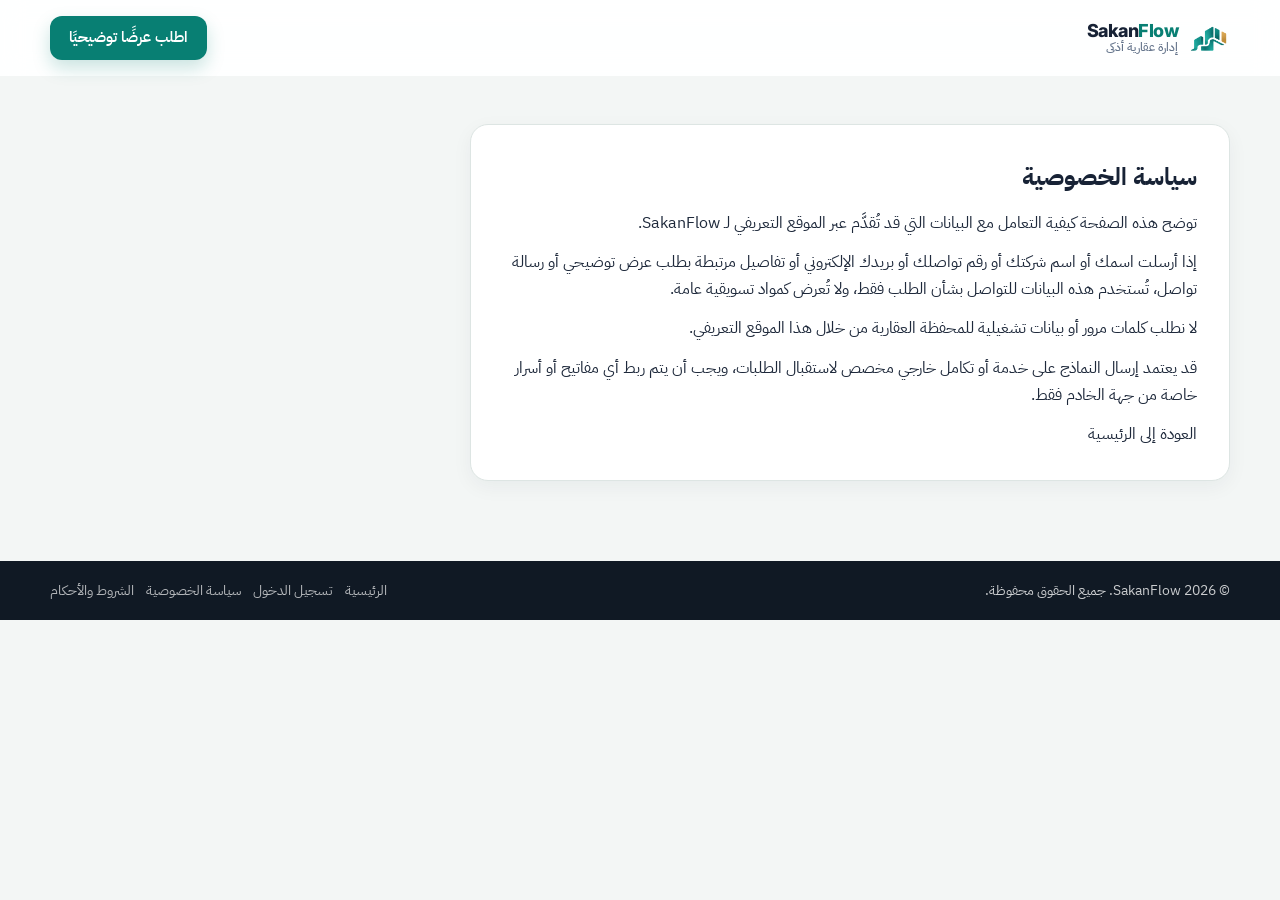
<file: privacy.html>
<!DOCTYPE html>
<html lang="ar" dir="rtl">
<head>
  <meta charset="UTF-8">
  <meta name="viewport" content="width=device-width, initial-scale=1">
  <title>سياسة الخصوصية | SakanFlow</title>
  <meta name="description" content="سياسة خصوصية موقع SakanFlow التعريفي والبيانات التي قد تُقدَّم عند طلب عرض توضيحي أو التواصل معنا.">
  <meta name="robots" content="index, follow">
  <meta property="og:title" content="سياسة الخصوصية | SakanFlow">
  <meta property="og:description" content="تعرف على كيفية التعامل مع بيانات التواصل وطلبات العرض التوضيحي في موقع SakanFlow التعريفي.">
  <meta property="og:type" content="website">
  <meta property="og:image" content="assets/images/og-sakanflow.svg">
  <meta name="twitter:card" content="summary_large_image">
  <link rel="icon" href="assets/icons/favicon.svg" type="image/svg+xml">
  <link rel="preconnect" href="https://fonts.googleapis.com">
  <link rel="preconnect" href="https://fonts.gstatic.com" crossorigin>
  <link href="https://fonts.googleapis.com/css2?family=IBM+Plex+Sans+Arabic:wght@400;500;600;700&family=Inter:wght@600;800&display=swap" rel="stylesheet">
  <link rel="stylesheet" href="css/style.css">
</head>
<body>
  <a class="skip-link" href="#main">تخطي إلى المحتوى</a>
  <header class="site-header is-scrolled">
    <div class="container header-inner">
      <a class="brand" href="index.html" aria-label="SakanFlow — العودة للرئيسية">
        <img class="brand-mark" src="assets/images/sakanflow-mark.png" alt="" width="42" height="34">
        <span class="brand-copy"><span class="brand-name" lang="en">Sakan<span>Flow</span></span><span class="brand-tagline">إدارة عقارية أذكى</span></span>
      </a>
      <a class="btn btn-primary" href="index.html#demo-request">اطلب عرضًا توضيحيًا</a>
    </div>
  </header>
  <main class="page-main" id="main">
    <div class="container">
      <article class="page-card">
        <h1>سياسة الخصوصية</h1>
        <p>توضح هذه الصفحة كيفية التعامل مع البيانات التي قد تُقدَّم عبر الموقع التعريفي لـ SakanFlow.</p>
        <p>إذا أرسلت اسمك أو اسم شركتك أو رقم تواصلك أو بريدك الإلكتروني أو تفاصيل مرتبطة بطلب عرض توضيحي أو رسالة تواصل، تُستخدم هذه البيانات للتواصل بشأن الطلب فقط، ولا تُعرض كمواد تسويقية عامة.</p>
        <p>لا نطلب كلمات مرور أو بيانات تشغيلية للمحفظة العقارية من خلال هذا الموقع التعريفي.</p>
        <p>قد يعتمد إرسال النماذج على خدمة أو تكامل خارجي مخصص لاستقبال الطلبات، ويجب أن يتم ربط أي مفاتيح أو أسرار خاصة من جهة الخادم فقط.</p>
        <p><a href="index.html">العودة إلى الرئيسية</a></p>
      </article>
    </div>
  </main>

  <footer class="site-footer compact-footer">
    <div class="container footer-bottom compact-footer-bottom">
      <p>© 2026 SakanFlow. جميع الحقوق محفوظة.</p>
      <nav aria-label="روابط قانونية">
        <a href="index.html">الرئيسية</a>
        <a class="js-login-link" href="https://real-estate-platform-blond.vercel.app/dashboard" data-app-link>تسجيل الدخول</a>
        <a href="privacy.html">سياسة الخصوصية</a>
        <a href="terms.html">الشروط والأحكام</a>
      </nav>
    </div>
  </footer>
  <script src="js/main.js"></script>
</body>
</html>
</file>
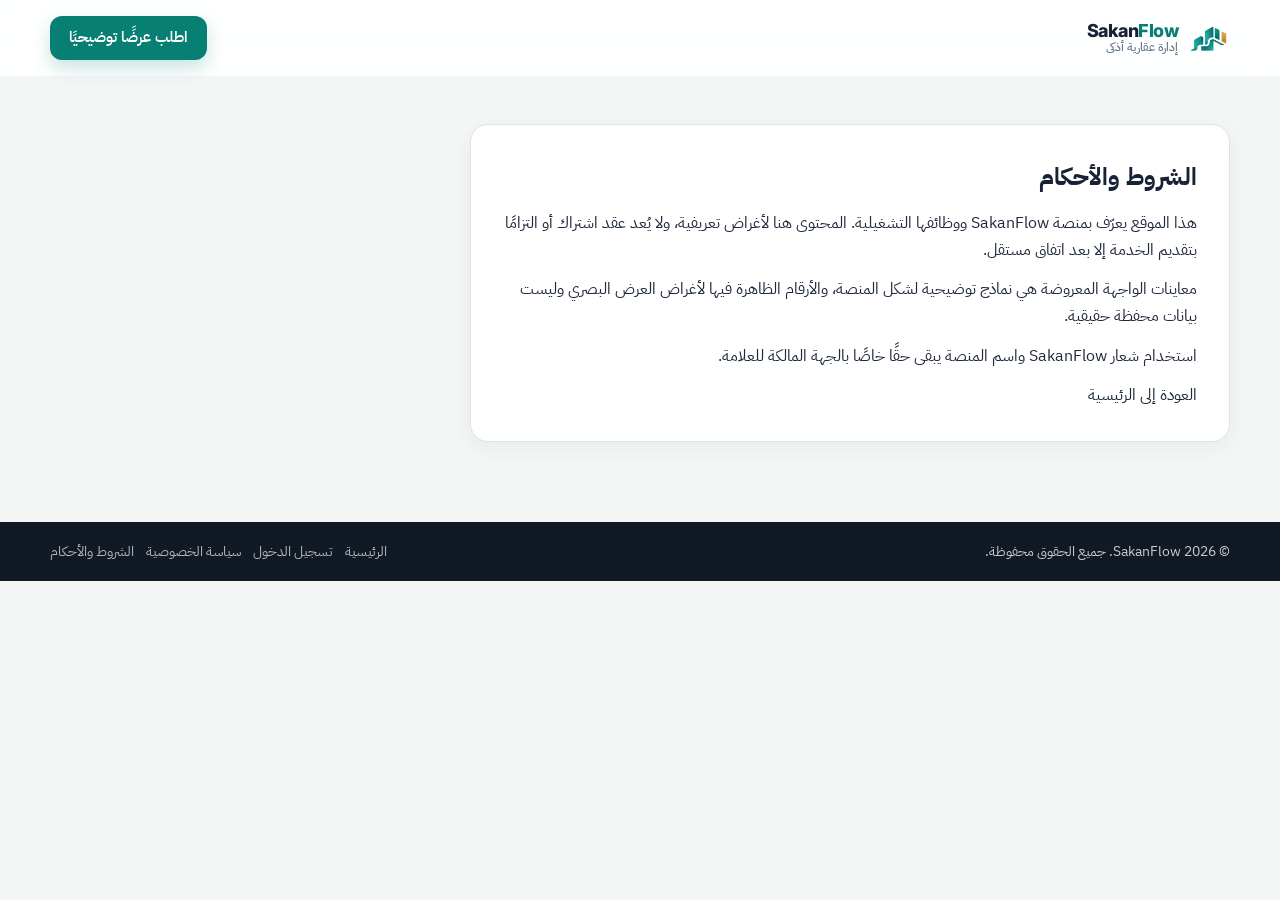
<file: terms.html>
<!DOCTYPE html>
<html lang="ar" dir="rtl">
<head>
  <meta charset="UTF-8">
  <meta name="viewport" content="width=device-width, initial-scale=1">
  <title>الشروط والأحكام | SakanFlow</title>
  <meta name="description" content="شروط استخدام الموقع التعريفي لـ SakanFlow وملاحظات عامة حول محتوى العرض.">
  <meta name="robots" content="index, follow">
  <meta property="og:title" content="الشروط والأحكام | SakanFlow">
  <meta property="og:description" content="شروط استخدام الموقع التعريفي لـ SakanFlow.">
  <meta property="og:type" content="website">
  <meta property="og:image" content="assets/images/og-sakanflow.svg">
  <meta name="twitter:card" content="summary_large_image">
  <link rel="icon" href="assets/icons/favicon.svg" type="image/svg+xml">
  <link rel="preconnect" href="https://fonts.googleapis.com">
  <link rel="preconnect" href="https://fonts.gstatic.com" crossorigin>
  <link href="https://fonts.googleapis.com/css2?family=IBM+Plex+Sans+Arabic:wght@400;500;600;700&family=Inter:wght@600;800&display=swap" rel="stylesheet">
  <link rel="stylesheet" href="css/style.css">
</head>
<body>
  <a class="skip-link" href="#main">تخطي إلى المحتوى</a>
  <header class="site-header is-scrolled">
    <div class="container header-inner">
      <a class="brand" href="index.html" aria-label="SakanFlow — العودة للرئيسية">
        <img class="brand-mark" src="assets/images/sakanflow-mark.png" alt="" width="42" height="34">
        <span class="brand-copy"><span class="brand-name" lang="en">Sakan<span>Flow</span></span><span class="brand-tagline">إدارة عقارية أذكى</span></span>
      </a>
      <a class="btn btn-primary" href="index.html#demo-request">اطلب عرضًا توضيحيًا</a>
    </div>
  </header>
  <main class="page-main" id="main">
    <div class="container">
      <article class="page-card">
        <h1>الشروط والأحكام</h1>
        <p>هذا الموقع يعرّف بمنصة SakanFlow ووظائفها التشغيلية. المحتوى هنا لأغراض تعريفية، ولا يُعد عقد اشتراك أو التزامًا بتقديم الخدمة إلا بعد اتفاق مستقل.</p>
        <p>معاينات الواجهة المعروضة هي نماذج توضيحية لشكل المنصة، والأرقام الظاهرة فيها لأغراض العرض البصري وليست بيانات محفظة حقيقية.</p>
        <p>استخدام شعار SakanFlow واسم المنصة يبقى حقًا خاصًا بالجهة المالكة للعلامة.</p>
        <p><a href="index.html">العودة إلى الرئيسية</a></p>
      </article>
    </div>
  </main>

  <footer class="site-footer compact-footer">
    <div class="container footer-bottom compact-footer-bottom">
      <p>© 2026 SakanFlow. جميع الحقوق محفوظة.</p>
      <nav aria-label="روابط قانونية">
        <a href="index.html">الرئيسية</a>
        <a class="js-login-link" href="https://real-estate-platform-blond.vercel.app/dashboard" data-app-link>تسجيل الدخول</a>
        <a href="privacy.html">سياسة الخصوصية</a>
        <a href="terms.html">الشروط والأحكام</a>
      </nav>
    </div>
  </footer>
  <script src="js/main.js"></script>
</body>
</html>
</file>
<file: css/style.css>
:root {
  --primary: #087F73;
  --primary-dark: #065F59;
  --navy: #172235;
  --text: #1E293B;
  --muted: #64748B;
  --gold: #D6A84B;
  --background: #F3F6F5;
  --soft-teal: #E3F3F0;
  --card: #FFFFFF;
  --border: #DDE5E3;
  --success: #15803D;
  --danger: #DC2626;
  --soft-gold: #FFF4D8;
  --shadow: 0 10px 32px rgba(23, 34, 53, 0.07);
  --shadow-soft: 0 6px 20px rgba(23, 34, 53, 0.05);
  --radius: 18px;
  --radius-sm: 12px;
  --header-h: 76px;
  --font: "IBM Plex Sans Arabic", "Segoe UI", Tahoma, sans-serif;
  --font-num: Inter, "IBM Plex Sans Arabic", sans-serif;
  --container: 1180px;
}

*,
*::before,
*::after {
  box-sizing: border-box;
}

html {
  scroll-behavior: smooth;
  scroll-padding-top: calc(var(--header-h) + 12px);
}

html,
body {
  overflow-x: clip;
}

body {
  margin: 0;
  font-family: var(--font);
  color: var(--text);
  background: var(--background);
  line-height: 1.7;
}

img,
svg {
  max-width: 100%;
  display: block;
}

a {
  color: inherit;
  text-decoration: none;
}

button,
input,
textarea {
  font-family: inherit;
}

h1,
h2,
h3,
p,
ul,
ol {
  margin: 0;
}

ul,
ol {
  padding: 0;
  list-style: none;
}

.num,
.brand-name,
.app-period,
.kpi-value,
.report-kpi {
  font-family: var(--font-num);
  font-variant-numeric: tabular-nums;
}

.container {
  width: min(var(--container), calc(100% - 40px));
  margin-inline: auto;
}

.sr-only {
  position: absolute;
  width: 1px;
  height: 1px;
  padding: 0;
  margin: -1px;
  overflow: hidden;
  clip: rect(0, 0, 0, 0);
  border: 0;
}

.skip-link {
  position: absolute;
  top: 8px;
  right: 8px;
  z-index: 80;
  background: var(--navy);
  color: #fff;
  padding: 8px 14px;
  border-radius: 8px;
  transform: translateY(-140%);
}

.skip-link:focus {
  transform: none;
}

:focus-visible {
  outline: 2px solid var(--primary);
  outline-offset: 3px;
}

.eyebrow {
  display: inline-flex;
  align-items: center;
  gap: 8px;
  color: var(--primary-dark);
  font-size: 0.82rem;
  font-weight: 600;
  margin-bottom: 12px;
}

.eyebrow-dot {
  width: 8px;
  height: 8px;
  border-radius: 50%;
  background: var(--gold);
}

.section {
  padding: 72px 0;
}

.section-head {
  max-width: 740px;
  margin-inline: auto;
  margin-bottom: 32px;
  text-align: center;
}

.section-head.align-start {
  margin-inline: 0;
  margin-bottom: 0;
  text-align: start;
}

.section-head h2,
.hero h1,
.final-cta h2 {
  color: var(--navy);
  font-weight: 700;
  line-height: 1.35;
}

.section-head h2 {
  font-size: clamp(1.55rem, 3vw, 2.15rem);
}

.section-lead {
  margin-top: 12px;
  color: var(--muted);
  font-size: 1.02rem;
}

.btn {
  display: inline-flex;
  align-items: center;
  justify-content: center;
  min-height: 44px;
  padding: 0 18px;
  border-radius: 12px;
  border: 1px solid transparent;
  font-size: 0.92rem;
  font-weight: 600;
  cursor: pointer;
  transition: background 0.2s, color 0.2s, border-color 0.2s, box-shadow 0.2s;
}

.btn-lg {
  min-height: 50px;
  padding: 0 22px;
}

.btn-primary {
  background: var(--primary);
  color: #fff;
  box-shadow: 0 8px 18px rgba(8, 127, 115, 0.22);
}

.btn-primary:hover {
  background: var(--primary-dark);
}

.btn-ghost {
  background: transparent;
  color: var(--navy);
}

.btn-ghost:hover {
  background: var(--soft-teal);
}

.btn-outline {
  background: #fff;
  border-color: var(--border);
  color: var(--navy);
}

.btn-outline:hover {
  border-color: var(--primary);
  color: var(--primary);
}

.btn-gold {
  background: var(--gold);
  color: #1a1406;
}

.btn-gold:hover {
  background: #c4963d;
}

.btn-on-dark {
  background: transparent;
  color: #fff;
  border-color: rgba(255, 255, 255, 0.28);
}

.btn-on-dark:hover {
  background: rgba(255, 255, 255, 0.08);
}

.site-header {
  position: sticky;
  top: 0;
  z-index: 40;
  height: var(--header-h);
  background: rgba(255, 255, 255, 0.92);
  backdrop-filter: blur(12px);
  border-bottom: 1px solid transparent;
}

.site-header.is-scrolled {
  border-bottom-color: var(--border);
  box-shadow: 0 8px 24px rgba(23, 34, 53, 0.05);
}

.header-inner {
  height: 100%;
  display: flex;
  align-items: center;
  justify-content: space-between;
  gap: 24px;
}

.brand {
  display: flex;
  align-items: center;
  gap: 10px;
  min-width: 0;
}

.brand-mark {
  width: 42px;
  height: auto;
}

.brand-copy {
  display: flex;
  flex-direction: column;
  line-height: 1.15;
}

.brand-name {
  font-size: 1.12rem;
  font-weight: 800;
  color: var(--navy);
  letter-spacing: -0.03em;
}

.brand-name span {
  color: var(--primary);
}

.brand-tagline {
  font-size: 0.72rem;
  color: var(--muted);
  font-weight: 500;
}

.nav {
  display: flex;
  align-items: center;
  gap: 28px;
}

.nav-list {
  display: flex;
  align-items: center;
  gap: 8px;
}

.nav-link {
  display: block;
  padding: 8px 12px;
  border-radius: 10px;
  color: var(--muted);
  font-size: 0.92rem;
  font-weight: 600;
}

.nav-link:hover,
.nav-link.is-active {
  color: var(--primary);
  background: var(--soft-teal);
}

.nav-actions {
  display: flex;
  align-items: center;
  gap: 8px;
}

.menu-toggle {
  display: none;
  width: 44px;
  height: 44px;
  border: 1px solid var(--border);
  background: #fff;
  border-radius: 12px;
  padding: 10px;
  flex-direction: column;
  justify-content: center;
  gap: 5px;
}

.menu-toggle-bar {
  display: block;
  height: 2px;
  background: var(--navy);
  border-radius: 2px;
  transition: transform 0.2s, opacity 0.2s;
}

.menu-open .menu-toggle-bar:nth-child(1) {
  transform: translateY(7px) rotate(-45deg);
}

.menu-open .menu-toggle-bar:nth-child(2) {
  opacity: 0;
}

.menu-open .menu-toggle-bar:nth-child(3) {
  transform: translateY(-7px) rotate(45deg);
}

.nav-backdrop {
  position: fixed;
  inset: 0;
  background: rgba(23, 34, 53, 0.35);
  z-index: 30;
}

.hero {
  position: relative;
  padding: 48px 0 64px;
  overflow: hidden;
}

.hero-glow {
  position: absolute;
  inset: 0;
  background:
    radial-gradient(900px 420px at 80% 0%, rgba(8, 127, 115, 0.12), transparent 60%),
    radial-gradient(500px 280px at 10% 80%, rgba(214, 168, 75, 0.08), transparent 55%),
    linear-gradient(#fff, var(--background));
  pointer-events: none;
}

.hero-grid {
  position: relative;
  display: grid;
  grid-template-columns: minmax(0, 0.95fr) minmax(0, 1.15fr);
  gap: 40px;
  align-items: center;
}

.hero-copy {
  text-align: start;
}

.hero h1 {
  font-size: clamp(2rem, 4.4vw, 3.15rem);
}

.hero h1 span {
  display: block;
  position: relative;
}

.hero h1 span::after {
  content: "";
  display: block;
  width: 92px;
  height: 3px;
  margin-top: 10px;
  border-radius: 99px;
  background: var(--gold);
}

.lead {
  margin-top: 18px;
  color: var(--muted);
  font-size: 1.05rem;
  max-width: 36rem;
}

.hero-actions {
  display: flex;
  flex-wrap: wrap;
  gap: 12px;
  margin-top: 26px;
}

.hero-trust {
  margin-top: 18px;
  color: var(--muted);
  font-size: 0.88rem;
}

.app-frame {
  background: #fff;
  border: 1px solid var(--border);
  border-radius: 20px;
  box-shadow: var(--shadow);
  overflow: hidden;
}

.app-frame-lg {
  border-radius: 22px;
}

.app-chrome {
  display: flex;
  align-items: center;
  gap: 12px;
  padding: 10px 14px;
  background: #f7f9f8;
  border-bottom: 1px solid var(--border);
}

.chrome-dots {
  display: flex;
  gap: 6px;
}

.chrome-dots span {
  width: 8px;
  height: 8px;
  border-radius: 50%;
  background: #d5ddd9;
}

.chrome-dots span:first-child { background: #f0b4b4; }
.chrome-dots span:nth-child(2) { background: #ecd39a; }
.chrome-dots span:nth-child(3) { background: #b6d9c7; }

.chrome-url {
  display: flex;
  align-items: center;
  gap: 8px;
  min-width: 0;
  flex: 1;
  background: #fff;
  border: 1px solid var(--border);
  border-radius: 999px;
  padding: 5px 12px;
  color: var(--muted);
  font-size: 0.75rem;
  font-family: var(--font-num);
}

.chrome-lock {
  width: 8px;
  height: 8px;
  border: 1.5px solid var(--primary);
  border-radius: 50%;
  position: relative;
}

.app-body {
  display: grid;
  grid-template-columns: 168px minmax(0, 1fr);
  min-height: 430px;
  background: #f6f8f7;
}

.app-sidebar {
  background: #fff;
  border-left: 1px solid var(--border);
  padding: 14px 10px;
}

.app-brand {
  display: flex;
  align-items: center;
  gap: 8px;
  padding: 4px 8px 12px;
  font-size: 0.78rem;
  font-weight: 800;
  color: var(--navy);
  font-family: var(--font-num);
}

.app-nav-label {
  padding: 0 8px 6px;
  font-size: 0.68rem;
  font-weight: 700;
  color: var(--muted);
}

.app-nav {
  display: grid;
  gap: 4px;
}

.app-nav li {
  padding: 7px 10px;
  border-radius: 9px;
  font-size: 0.74rem;
  color: var(--muted);
}

.app-nav li.is-active {
  background: var(--soft-teal);
  color: var(--primary);
  font-weight: 700;
}

.app-occupancy {
  margin-top: 16px;
  border: 1px solid var(--border);
  border-radius: 10px;
  padding: 10px;
  display: flex;
  justify-content: space-between;
  align-items: center;
  font-size: 0.7rem;
  color: var(--muted);
}

.app-occupancy strong {
  color: var(--navy);
}

.app-main {
  padding: 14px;
  min-width: 0;
}

.app-topbar {
  display: flex;
  justify-content: space-between;
  align-items: flex-start;
  gap: 10px;
  margin-bottom: 12px;
}

.app-kicker {
  font-size: 0.7rem;
  color: var(--muted);
}

.app-title {
  font-size: 0.95rem;
  font-weight: 700;
  color: var(--navy);
}

.app-period {
  font-size: 0.7rem;
  color: var(--muted);
  background: #fff;
  border: 1px solid var(--border);
  border-radius: 999px;
  padding: 4px 10px;
}

.kpi-grid {
  display: grid;
  gap: 8px;
}

.kpi-grid-4 {
  grid-template-columns: repeat(4, minmax(0, 1fr));
}

.kpi-card {
  background: #fff;
  border: 1px solid var(--border);
  border-radius: 12px;
  padding: 10px 10px 0;
  overflow: hidden;
  position: relative;
}

.kpi-card::before {
  content: "";
  position: absolute;
  top: 0;
  inset-inline: 0;
  height: 3px;
}

.accent-success::before { background: var(--success); }
.accent-danger::before { background: var(--danger); }
.accent-primary::before { background: var(--primary); }
.accent-gold::before { background: var(--gold); }
.accent-navy::before { background: var(--navy); }

.kpi-head {
  display: flex;
  justify-content: space-between;
  gap: 6px;
}

.kpi-head p,
.kpi-foot {
  font-size: 0.68rem;
  color: var(--muted);
}

.kpi-icon {
  width: 22px;
  height: 22px;
  border-radius: 7px;
  display: grid;
  place-items: center;
  font-size: 0.58rem;
  font-weight: 700;
}

.kpi-icon.success { background: #dcfce7; color: var(--success); }
.kpi-icon.danger { background: #fee2e2; color: var(--danger); }
.kpi-icon.primary { background: var(--soft-teal); color: var(--primary); }
.kpi-icon.gold { background: var(--soft-gold); color: #8a6918; }

.kpi-value {
  margin: 8px 0 6px;
  font-size: 1.15rem;
  font-weight: 800;
  color: var(--navy);
  line-height: 1;
}

.kpi-value small {
  font-size: 0.68rem;
  font-weight: 600;
  color: var(--muted);
}

.kpi-foot {
  display: flex;
  align-items: center;
  gap: 6px;
  border-top: 1px solid #eef2f1;
  margin-inline: -10px;
  padding: 7px 10px;
  background: #fbfcfc;
}

.dot {
  width: 6px;
  height: 6px;
  border-radius: 50%;
}

.dot.success { background: var(--success); }
.dot.danger { background: var(--danger); }
.dot.gold { background: var(--gold); }

.mini-panels,
.showcase-split {
  display: grid;
  grid-template-columns: 1fr 1fr;
  gap: 8px;
  margin-top: 8px;
}

.mini-panel,
.chart-card {
  background: #fff;
  border: 1px solid var(--border);
  border-radius: 12px;
  padding: 10px;
}

.mini-head {
  display: flex;
  justify-content: space-between;
  align-items: center;
  margin-bottom: 8px;
  font-size: 0.75rem;
}

.mini-list {
  display: grid;
  gap: 6px;
}

.mini-list li,
.contract-row,
.payment-item,
.maint-item,
.perm-user {
  display: flex;
  align-items: center;
  justify-content: space-between;
  gap: 8px;
  background: #f6f8f7;
  border-radius: 10px;
  padding: 8px 10px;
}

.mini-list b,
.contract-row b,
.payment-item b,
.maint-item b {
  display: block;
  font-size: 0.75rem;
  color: var(--navy);
}

.mini-list small,
.contract-row small,
.payment-item small,
.maint-item small {
  color: var(--muted);
  font-size: 0.68rem;
}

.chip,
.badge,
.export-chip {
  display: inline-flex;
  align-items: center;
  border-radius: 999px;
  padding: 2px 8px;
  font-size: 0.66rem;
  font-weight: 700;
  white-space: nowrap;
}

.chip {
  background: var(--soft-teal);
  color: var(--primary-dark);
}

.chip.warn,
.badge-warn {
  background: var(--soft-gold);
  color: #8a6918;
}

.chip.danger,
.badge-danger {
  background: #fee2e2;
  color: var(--danger);
}

.badge-success {
  background: #dcfce7;
  color: var(--success);
}

.badge-gold {
  background: var(--soft-gold);
  color: #8a6918;
}

.badge-muted {
  background: #eef2f1;
  color: var(--muted);
}

.problem {
  background: #fff;
}

.problem-grid {
  display: grid;
  grid-template-columns: repeat(4, minmax(0, 1fr));
  gap: 14px;
}

.problem-card {
  background: var(--background);
  border: 1px solid var(--border);
  border-top: 3px solid rgba(214, 168, 75, 0.2);
  border-radius: var(--radius);
  padding: 18px 16px 16px;
  min-height: 172px;
  position: relative;
}

.problem-card:nth-child(2) { border-top: 3px solid rgba(214, 168, 75, 0.35); }
.problem-card:nth-child(3) { border-top: 3px solid rgba(214, 168, 75, 0.55); }
.problem-card:nth-child(4) { border-top: 3px solid var(--primary); }

.problem-index {
  display: block;
  color: var(--gold);
  font-size: 0.82rem;
  font-weight: 800;
  margin-bottom: 10px;
}

.problem-card h3 {
  font-size: 1rem;
  color: var(--navy);
  margin-bottom: 8px;
}

.problem-card p {
  color: var(--muted);
  font-size: 0.88rem;
}

.problem-preview {
  margin-top: 18px;
  display: flex;
  align-items: center;
  justify-content: space-between;
  gap: 8px;
  background: #fff;
  border: 1px solid var(--border);
  border-radius: 10px;
  padding: 8px;
}

.row-ghost {
  height: 8px;
  width: 48%;
  border-radius: 99px;
  background: #e4ece9;
}

.problem-preview.chat,
.problem-preview.sheet {
  display: grid;
  gap: 6px;
}

.problem-preview.chat span,
.problem-preview.sheet span {
  height: 8px;
  border-radius: 99px;
  background: #d5e0dc;
}

.problem-preview.chat span:first-child { width: 78%; }
.problem-preview.chat span:last-child { width: 52%; }
.problem-preview.sheet span:nth-child(2) { width: 86%; }

.problem-transition {
  display: flex;
  align-items: baseline;
  justify-content: center;
  flex-wrap: wrap;
  gap: 6px 10px;
  margin-top: 24px;
  padding-top: 20px;
  border-top: 1px solid var(--border);
  color: var(--muted);
  text-align: center;
}

.problem-transition strong {
  color: var(--primary-dark);
  font-size: 1.02rem;
}

.workflow {
  background:
    linear-gradient(180deg, #f7fbfa, #eef6f4);
}

.flow-track {
  display: flex;
  align-items: center;
  justify-content: space-between;
  gap: 8px;
  background: #fff;
  border: 1px solid var(--border);
  border-radius: 22px;
  padding: 22px 18px;
  box-shadow: var(--shadow-soft);
  overflow: hidden;
}

.flow-node {
  display: flex;
  flex-direction: column;
  align-items: center;
  gap: 8px;
  min-width: 72px;
  text-align: center;
}

.flow-icon {
  width: 52px;
  height: 52px;
  border-radius: 16px;
  display: grid;
  place-items: center;
  background: var(--soft-teal);
  color: var(--primary);
}

.flow-icon svg {
  width: 24px;
  height: 24px;
}

.flow-node strong {
  font-size: 0.88rem;
  color: var(--navy);
}

.flow-arrow {
  flex: 1;
  height: 2px;
  background: linear-gradient(90deg, var(--border), var(--primary), var(--border));
  position: relative;
  min-width: 18px;
}

.flow-arrow::before {
  content: "";
  position: absolute;
  right: -1px;
  top: 50%;
  width: 8px;
  height: 8px;
  border-right: 2px solid var(--primary);
  border-bottom: 2px solid var(--primary);
  transform: translateY(-50%) rotate(-45deg);
}
.workflow-outcomes {
  display: grid;
  grid-template-columns: repeat(3, minmax(0, 1fr));
  gap: 14px;
  margin-top: 18px;
}

.workflow-outcomes article {
  background: rgba(255, 255, 255, 0.72);
  border: 1px solid var(--border);
  border-radius: 16px;
  padding: 16px;
}

.workflow-outcomes h3 {
  color: var(--navy);
  font-size: 1rem;
  margin-bottom: 4px;
}

.workflow-outcomes p {
  color: var(--muted);
  font-size: 0.88rem;
}

.features {
  background: #fff;
}

.bento {
  display: grid;
  grid-template-columns: repeat(4, minmax(0, 1fr));
  gap: 16px;
}

.bento-card {
  background: var(--background);
  border: 1px solid var(--border);
  border-radius: var(--radius);
  padding: 20px;
  min-width: 0;
}

.bento-lg {
  grid-column: span 2;
}

.bento-wide {
  grid-column: span 4;
}

.bento-category {
  display: block;
  margin-bottom: 6px;
  color: var(--primary);
  font-size: 0.76rem;
  font-weight: 700;
}

.bento-card h3 {
  color: var(--navy);
  font-size: 1.08rem;
  line-height: 1.45;
  margin-bottom: 6px;
}

.bento-card p,
.ui-meta {
  color: var(--muted);
  font-size: 0.9rem;
}

.bento-copy {
  margin-bottom: 16px;
}
.compact-bento .bento-card {
  min-height: 176px;
}

.compact-bento .bento-lg {
  min-height: 204px;
}

.compact-bento .bento-copy {
  margin-bottom: 12px;
}

.compact-table .ui-tr {
  grid-template-columns: 1.3fr 0.7fr auto;
}

.ui-preview,
.payment-list {
  display: grid;
  gap: 8px;
}

.ui-table {
  background: #fff;
  border: 1px solid var(--border);
  border-radius: 12px;
  overflow: hidden;
}

.ui-tr {
  display: grid;
  grid-template-columns: 1.3fr 0.7fr 0.7fr auto;
  gap: 8px;
  padding: 9px 12px;
  align-items: center;
  font-size: 0.78rem;
  border-top: 1px solid #eef2f1;
}

.ui-tr.head {
  background: #f7faf9;
  color: var(--muted);
  font-weight: 700;
  border-top: 0;
  font-size: 0.7rem;
}

.progress-line {
  height: 8px;
  background: #e7eeeb;
  border-radius: 99px;
  overflow: hidden;
}

.progress-line span {
  display: block;
  height: 100%;
  background: var(--primary);
  border-radius: inherit;
}

.payment-list {
  grid-template-columns: repeat(3, minmax(0, 1fr));
}

.pay-dot {
  width: 8px;
  height: 8px;
  border-radius: 50%;
  flex-shrink: 0;
}

.pay-dot.success { background: var(--success); }
.pay-dot.danger { background: var(--danger); }
.pay-dot.gold { background: var(--gold); }

.avatar-row {
  display: flex;
  align-items: center;
  gap: 6px;
  margin-top: 16px;
}

.avatar-row span,
.avatar {
  width: 32px;
  height: 32px;
  border-radius: 50%;
  display: grid;
  place-items: center;
  background: var(--soft-teal);
  color: var(--primary-dark);
  font-weight: 700;
  font-size: 0.78rem;
}

.avatar-row small {
  margin-right: 6px;
  color: var(--muted);
  font-size: 0.75rem;
}

.mini-bars {
  display: flex;
  align-items: flex-end;
  gap: 6px;
  height: 56px;
  margin-top: 16px;
}

.mini-bars.tall { height: 72px; }

.mini-bars span {
  flex: 1;
  height: var(--h);
  background: linear-gradient(180deg, #12a394, var(--primary));
  border-radius: 6px 6px 2px 2px;
}

.perm-chips {
  display: flex;
  flex-wrap: wrap;
  gap: 6px;
  margin-top: 14px;
}

.perm-chips span {
  background: #fff;
  border: 1px solid var(--border);
  border-radius: 999px;
  padding: 4px 10px;
  font-size: 0.75rem;
  color: var(--navy);
}

.showcase {
  background:
    radial-gradient(700px 280px at 50% 0%, rgba(8, 127, 115, 0.08), transparent 60%),
    var(--background);
}
.showcase-layout {
  display: grid;
  grid-template-columns: minmax(190px, 250px) minmax(0, 1fr);
  gap: 18px;
  align-items: stretch;
}

.showcase-frame {
  min-width: 0;
}

.showcase-callouts {
  display: grid;
  gap: 10px;
}

.showcase-callouts article {
  background: #fff;
  border: 1px solid var(--border);
  border-radius: 16px;
  padding: 16px;
  box-shadow: var(--shadow-soft);
}

.showcase-callouts h3 {
  color: var(--navy);
  font-size: 0.98rem;
  margin-bottom: 4px;
}

.showcase-callouts p {
  color: var(--muted);
  font-size: 0.86rem;
  line-height: 1.6;
}

.value-strip {
  display: flex;
  justify-content: space-between;
  gap: 20px;
  margin-top: 18px;
  padding: 18px 20px;
  background: #fff;
  border: 1px solid var(--border);
  border-radius: 18px;
  box-shadow: var(--shadow-soft);
}

.value-strip span,
.value-strip p {
  color: var(--muted);
  font-size: 0.9rem;
}

.value-strip strong {
  display: block;
  color: var(--navy);
  font-size: 1.12rem;
  margin: 2px 0;
}

.value-strip ul {
  display: flex;
  flex-wrap: wrap;
  align-items: center;
  gap: 8px;
}

.value-strip li {
  background: var(--soft-teal);
  color: var(--primary-dark);
  border-radius: 999px;
  padding: 6px 12px;
  font-size: 0.82rem;
  font-weight: 700;
}

.bar-chart {
  display: flex;
  align-items: flex-end;
  justify-content: space-between;
  gap: 8px;
  height: 150px;
  padding-top: 8px;
}

.bar-col {
  flex: 1;
  display: flex;
  flex-direction: column;
  align-items: center;
  justify-content: flex-end;
  height: 100%;
  gap: 6px;
}

.bar-col span {
  width: 100%;
  height: var(--h);
  max-width: 28px;
  background: linear-gradient(180deg, #14b8a6, var(--primary-dark));
  border-radius: 8px 8px 2px 2px;
}

.bar-col small {
  font-size: 0.62rem;
  color: var(--muted);
}

.audience-grid {
  display: grid;
  grid-template-columns: repeat(3, minmax(0, 1fr));
  gap: 16px;
}

.audience-card {
  background: #fff;
  border: 1px solid var(--border);
  border-radius: var(--radius);
  padding: 22px 20px;
  box-shadow: var(--shadow-soft);
}

.audience-icon {
  width: 48px;
  height: 48px;
  border-radius: 14px;
  display: grid;
  place-items: center;
  background: var(--soft-teal);
  color: var(--primary);
  margin-bottom: 16px;
}

.audience-icon svg {
  width: 24px;
  height: 24px;
}

.audience-card h3 {
  color: var(--navy);
  margin-bottom: 8px;
}

.audience-card p {
  color: var(--muted);
}

.how {
  background: #fff;
}

.timeline {
  display: grid;
  grid-template-columns: repeat(4, minmax(0, 1fr));
  gap: 16px;
  position: relative;
}

.timeline::before {
  content: "";
  position: absolute;
  top: 22px;
  inset-inline: 8%;
  height: 2px;
  background: linear-gradient(90deg, transparent, var(--border), transparent);
}

.timeline li {
  background: var(--background);
  border: 1px solid var(--border);
  border-radius: var(--radius);
  padding: 22px 18px;
  position: relative;
}

.step-num {
  display: inline-block;
  color: var(--gold);
  font-weight: 800;
  margin-bottom: 10px;
}

.timeline h3 {
  color: var(--navy);
  font-size: 1.02rem;
  line-height: 1.5;
}

.permissions {
  background: linear-gradient(180deg, #f6faf9, #fff);
}

.permissions-grid {
  display: grid;
  grid-template-columns: minmax(0, 0.9fr) minmax(0, 1.1fr);
  gap: 40px;
  align-items: center;
}

.perm-points {
  margin-top: 18px;
  display: grid;
  gap: 10px;
}

.perm-points li {
  padding-right: 16px;
  position: relative;
  color: var(--text);
}

.perm-points li::before {
  content: "";
  position: absolute;
  right: 0;
  top: 10px;
  width: 7px;
  height: 7px;
  border-radius: 50%;
  background: var(--gold);
}

.perm-ui {
  padding: 16px;
  display: grid;
  gap: 10px;
  background: #f6f8f7;
}

.perm-role,
.perm-activity {
  background: #fff;
  border: 1px solid var(--border);
  border-radius: 12px;
  padding: 12px;
}

.perm-role span,
.perm-activity span {
  display: block;
  font-size: 0.72rem;
  color: var(--muted);
}

.perm-table .ui-tr {
  grid-template-columns: 1fr auto;
}

.reports-grid {
  display: grid;
  grid-template-columns: repeat(4, minmax(0, 1fr));
  gap: 16px;
}

.report-card {
  background: #fff;
  border: 1px solid var(--border);
  border-radius: var(--radius);
  padding: 20px;
  box-shadow: var(--shadow-soft);
  min-width: 0;
}

.report-wide {
  grid-column: span 2;
}

.report-top {
  display: flex;
  justify-content: space-between;
  gap: 8px;
  align-items: flex-start;
  margin-bottom: 12px;
}

.report-top h3 {
  color: var(--navy);
  font-size: 1rem;
}

.export-chip {
  background: var(--soft-gold);
  color: #8a6918;
}

.report-kpi {
  font-size: 1.7rem;
  font-weight: 800;
  color: var(--navy);
  line-height: 1.1;
}

.report-kpi small {
  font-size: 0.85rem;
  color: var(--muted);
  font-weight: 600;
}

.spark {
  height: 48px;
  margin-top: 12px;
}

.spark svg {
  width: 100%;
  height: 100%;
}

.donut-row {
  display: flex;
  align-items: center;
  gap: 14px;
}

.donut {
  width: 72px;
  height: 72px;
  transform: rotate(-90deg);
}

.donut circle {
  fill: none;
  stroke: #e4ece9;
  stroke-width: 8;
}

.donut-val {
  stroke: var(--primary);
  stroke-linecap: round;
}

.final-cta {
  background:
    radial-gradient(700px 280px at 80% 0%, rgba(8, 127, 115, 0.28), transparent 55%),
    linear-gradient(135deg, #12202f 0%, #0d3d38 58%, #172235 100%);
  color: #fff;
  padding: 72px 0;
}

.cta-inner {
  max-width: 760px;
  text-align: center;
}

.final-cta h2,
.final-cta p {
  color: #fff;
}

.final-cta p {
  opacity: 0.82;
  margin-top: 12px;
}

.gold-rule {
  display: block;
  width: 72px;
  height: 3px;
  margin: 0 auto 18px;
  border-radius: 99px;
  background: var(--gold);
}

.final-cta .hero-actions {
  justify-content: center;
  align-items: start;
}
.cta-kicker {
  color: #f3e6c0 !important;
  font-weight: 700;
  opacity: 1 !important;
  margin: 0 0 8px;
}

.cta-primary-wrap {
  display: grid;
  justify-items: center;
  gap: 6px;
}

.cta-primary-wrap small {
  color: rgba(255, 255, 255, 0.72);
  font-size: 0.76rem;
}

.demo-form {
  margin-top: 28px;
  display: grid;
  grid-template-columns: 1fr 1fr 1fr auto;
  gap: 10px;
  background: rgba(255, 255, 255, 0.05);
  border: 1px solid rgba(255, 255, 255, 0.1);
  border-radius: 16px;
  padding: 12px;
}

.demo-form input {
  min-height: 46px;
  border: 1px solid rgba(255, 255, 255, 0.12);
  background: rgba(255, 255, 255, 0.08);
  color: #fff;
  border-radius: 10px;
  padding: 0 12px;
}

.demo-form input::placeholder {
  color: rgba(255, 255, 255, 0.62);
}

.demo-form .btn:disabled {
  cursor: wait;
  opacity: 0.7;
}

.form-honeypot {
  position: absolute;
  width: 1px;
  height: 1px;
  overflow: hidden;
  clip-path: inset(50%);
  white-space: nowrap;
}

.form-note {
  grid-column: 1 / -1;
  min-height: 1.2em;
  font-size: 0.85rem;
  color: #f3e6c0;
}

.form-note.is-success {
  color: #b9f2d4;
}

.form-note.is-error {
  color: #ffd1d1;
}

.login-panel {
  position: fixed;
  inset: 0;
  z-index: 50;
  display: grid;
  place-items: center;
  background: rgba(23, 34, 53, 0.45);
  padding: 20px;
}

.login-panel[hidden] {
  display: none !important;
}

.login-card {
  width: min(420px, 100%);
  background: #fff;
  border-radius: 20px;
  padding: 22px 20px;
  text-align: center;
  box-shadow: var(--shadow);
}

.login-card h2 {
  margin: 12px 0 8px;
  color: var(--navy);
}

.login-card p {
  color: var(--muted);
  margin-bottom: 18px;
}

.login-close {
  position: absolute;
  left: 16px;
  top: 12px;
  border: 0;
  background: transparent;
  font-size: 1.6rem;
  color: var(--muted);
  cursor: pointer;
}

.login-card {
  position: relative;
}
.demo-access-panel {
  overflow-y: auto;
}

.demo-access-card {
  width: min(520px, 100%);
  max-height: calc(100dvh - 40px);
  overflow-y: auto;
  padding: 26px;
  text-align: start;
}

.demo-access-card > img {
  display: block;
  margin-inline: auto;
}

.demo-access-card h2 {
  text-align: center;
}

.demo-access-card > p {
  margin: 0 0 18px;
  text-align: center;
}

.demo-account {
  display: grid;
  gap: 10px;
  padding: 14px;
  border: 1px solid var(--border);
  border-radius: 12px;
  background: var(--surface);
}

.demo-account > strong {
  color: var(--navy);
  font-size: 0.92rem;
}

.credential-row {
  display: grid;
  grid-template-columns: minmax(0, 1fr) auto;
  align-items: center;
  gap: 12px;
  padding: 10px 12px;
  border: 1px solid var(--border);
  border-radius: 8px;
  background: #fff;
}

.credential-row div {
  min-width: 0;
}

.credential-row span {
  display: block;
  margin-bottom: 3px;
  color: var(--muted);
  font-size: 0.76rem;
}

.credential-row code {
  display: block;
  color: var(--navy);
  font-family: "Inter", sans-serif;
  font-size: 0.94rem;
  font-weight: 700;
  overflow-wrap: anywhere;
  word-break: break-word;
}

.copy-button {
  min-width: 58px;
  min-height: 36px;
  border: 1px solid rgba(8, 127, 115, 0.28);
  border-radius: 8px;
  background: rgba(8, 127, 115, 0.08);
  color: var(--primary);
  font: inherit;
  font-size: 0.8rem;
  font-weight: 700;
  cursor: pointer;
}

.copy-button:hover {
  background: rgba(8, 127, 115, 0.14);
}

.demo-access-card .demo-access-note {
  margin: 14px 0;
  color: var(--muted);
  font-size: 0.8rem;
}

.demo-access-actions {
  display: grid;
  grid-template-columns: minmax(0, 1fr) auto;
  gap: 10px;
}

.demo-access-actions .btn {
  min-height: 44px;
}

.demo-access-actions .btn-outline {
  background: #fff;
}

.site-footer {
  background: #101924;
  color: rgba(255, 255, 255, 0.78);
  padding: 48px 0 22px;
}

.footer-grid {
  display: grid;
  grid-template-columns: 1.4fr 1fr 1fr;
  gap: 32px;
}

.footer-brand p {
  margin-top: 12px;
  max-width: 28rem;
}

.site-footer .brand-name {
  color: #fff;
}

.site-footer .brand-tagline,
.site-footer a {
  color: rgba(255, 255, 255, 0.68);
}

.site-footer h2 {
  color: #fff;
  font-size: 0.92rem;
  margin-bottom: 12px;
}

.site-footer ul {
  display: grid;
  gap: 8px;
}

.site-footer a:hover {
  color: #fff;
}

.footer-bottom {
  margin-top: 36px;
  padding-top: 18px;
  border-top: 1px solid rgba(255, 255, 255, 0.08);
  font-size: 0.85rem;
}

.page-main {
  padding: 48px 0 80px;
}

.page-card {
  background: #fff;
  border: 1px solid var(--border);
  border-radius: var(--radius);
  padding: 32px;
  box-shadow: var(--shadow-soft);
  max-width: 760px;
}

.page-card h1 {
  color: var(--navy);
  margin-bottom: 12px;
}

.page-card p + p,
.page-card ul {
  margin-top: 12px;
}

.page-card ul {
  padding-right: 18px;
  list-style: disc;
}

.reveal {
  opacity: 0;
  transform: translateY(16px);
  animation: none;
}

.reveal.is-in {
  opacity: 1;
  transform: none;
  transition: opacity 0.5s ease, transform 0.5s ease;
  transition-delay: var(--delay, 0ms);
}

@media (max-width: 1180px) {
  .nav {
    gap: 14px;
  }

  .nav-link {
    padding-inline: 8px;
  }

  .nav-actions .btn {
    padding-inline: 12px;
    font-size: 0.84rem;
  }
.hero-grid,
  .permissions-grid {
    gap: 28px;
  }

  .kpi-value {
    font-size: 1rem;
  }

  .problem-grid {
    grid-template-columns: repeat(3, minmax(0, 1fr));
  }

  .problem-card:nth-child(n) {
    transform: none;
  }
}

@media (max-width: 1024px) {
  .hero-grid,
  .permissions-grid,
  .showcase-layout,
  .footer-grid {
    grid-template-columns: 1fr;
  }

  .hero-visual {
    order: 2;
  }

  .app-sidebar {
    display: none;
  }

  .app-body {
    grid-template-columns: 1fr;
    min-height: 0;
  }

  .kpi-grid-4,
  .mini-panels,
  .showcase-split,
  .payment-list,
  .reports-grid,
  .audience-grid,
  .timeline,
  .workflow-outcomes,
  .bento {
    grid-template-columns: 1fr 1fr;
  }

  .bento-lg,
  .bento-wide,
  .report-wide {
    grid-column: span 2;
  }

  .timeline::before {
    display: none;
  }

  .demo-form {
    grid-template-columns: 1fr 1fr;
  }

  .demo-form .btn,
  .form-note {
    grid-column: 1 / -1;
  }
}

@media (max-width: 860px) {
  .nav {
    position: fixed;
    top: var(--header-h);
    right: 0;
    width: min(360px, 88vw);
    height: calc(100vh - var(--header-h));
    background: #fff;
    border-right: 1px solid var(--border);
    flex-direction: column;
    align-items: stretch;
    padding: 18px;
    gap: 18px;
    transform: translateX(110%);
    transition: transform 0.28s ease;
    z-index: 35;
    overflow: auto;
  }

  .menu-open .nav {
    transform: none;
  }

  .nav-list,
  .nav-actions {
    flex-direction: column;
    align-items: stretch;
  }

  .menu-toggle {
    display: flex;
  }

  .problem-grid,
  .flow-track,
  .workflow-outcomes,
  .showcase-callouts,
  .mini-panels,
  .showcase-split,
  .payment-list,
  .reports-grid,
  .audience-grid,
  .timeline,
  .bento,
  .footer-grid {
    grid-template-columns: 1fr;
  }

  .kpi-grid-4 {
    grid-template-columns: 1fr 1fr;
  }

  .bento-lg,
  .bento-wide,
  .report-wide {
    grid-column: auto;
  }

  .flow-track {
    flex-direction: column;
    padding: 22px 16px;
  }

  .flow-arrow {
    width: 2px;
    height: 22px;
    min-width: 0;
    background: linear-gradient(180deg, var(--border), var(--primary));
  }

  .flow-arrow::before {
    right: 50%;
    top: auto;
    bottom: -2px;
    transform: translateX(50%) rotate(45deg);
  }

  .ui-tr,
  .perm-table .ui-tr {
    grid-template-columns: 1fr auto;
  }

  .ui-tr span:nth-child(2),
  .ui-tr span:nth-child(3) {
    display: none;
  }

  .ui-tr.head span:nth-child(2),
  .ui-tr.head span:nth-child(3) {
    display: none;
  }

  .report-wide .ui-tr span:nth-child(2) {
    display: block;
  }

  .report-wide .ui-tr {
    grid-template-columns: 1fr 1fr auto;
  }
}

@media (max-width: 560px) {
  .container {
    width: min(var(--container), calc(100% - 28px));
  }

  .section,
  .final-cta,
  .hero {
    padding-top: 48px;
    padding-bottom: 48px;
  }

  .hero-grid {
    gap: 24px;
  }

  .demo-form,
  .hero-actions {
    grid-template-columns: 1fr;
    display: grid;
  }

  .bar-chart {
    height: 120px;
  }

  .value-strip {
    display: grid;
  }

  .value-strip ul {
    display: grid;
    align-items: stretch;
  }

  .chrome-url {
    display: none;
  }
}

@media (prefers-reduced-motion: reduce) {
  html {
    scroll-behavior: auto;
  }

  .reveal,
  .reveal.is-in,
  .nav,
  .menu-toggle-bar,
  .btn,
  .bar-col span,
  .mini-bars span {
    transition: none !important;
    animation: none !important;
    transform: none !important;
    opacity: 1 !important;
  }
}

body.menu-open,
body.modal-open {
  overflow: hidden;
}


/* Production form and support-page refinements */
.form-field {
  display: grid;
  gap: 6px;
  text-align: start;
  min-width: 0;
}

.form-field label {
  color: rgba(255, 255, 255, 0.86);
  font-size: 0.78rem;
  font-weight: 700;
}

.demo-form {
  grid-template-columns: repeat(3, minmax(0, 1fr));
  text-align: start;
}

.demo-form input,
.demo-form textarea,
.page-form input,
.page-form textarea {
  width: 100%;
  min-height: 46px;
  border-radius: 10px;
  font-size: 0.95rem;
}

.demo-form textarea,
.page-form textarea {
  min-height: 96px;
  padding: 12px;
  resize: vertical;
  line-height: 1.7;
}

.demo-form textarea {
  border: 1px solid rgba(255, 255, 255, 0.12);
  background: rgba(255, 255, 255, 0.08);
  color: #fff;
}

.demo-form textarea::placeholder {
  color: rgba(255, 255, 255, 0.62);
}

.form-field-wide {
  grid-column: span 2;
}

.demo-form .btn {
  align-self: end;
  min-height: 46px;
}

.field-error {
  min-height: 1.2em;
  color: #ffd1d1;
  font-size: 0.78rem;
  line-height: 1.5;
}

[aria-invalid="true"] {
  border-color: #ffd1d1 !important;
  box-shadow: 0 0 0 3px rgba(255, 209, 209, 0.16);
}

.form-note {
  display: grid;
  gap: 2px;
}

.form-note strong {
  display: block;
  font-size: 1rem;
}

.form-note span {
  display: block;
}

.form-note.is-loading {
  color: #f3e6c0;
}

.form-privacy-note {
  grid-column: 1 / -1;
  margin: 0;
  font-size: 0.78rem;
  line-height: 1.7;
  color: rgba(255, 255, 255, 0.72);
}

.form-privacy-note a {
  color: inherit;
  text-decoration: underline;
  text-underline-offset: 3px;
}

.page-card-wide {
  max-width: 880px;
}

.page-form {
  display: grid;
  grid-template-columns: 1fr 1fr;
  gap: 14px;
  margin-top: 22px;
}

.page-form .form-field label {
  color: var(--navy);
}

.page-form input,
.page-form textarea {
  border: 1px solid var(--border);
  background: #fff;
  color: var(--text);
  padding: 0 12px;
}

.page-form .field-error {
  color: var(--danger);
}

.page-form .btn,
.page-form-note {
  grid-column: 1 / -1;
}

.page-form-note {
  color: var(--muted);
  min-height: 1.4em;
}

.page-form-note.is-success {
  color: var(--success);
}

.page-form-note.is-error {
  color: var(--danger);
}

.page-form .form-privacy-note {
  color: var(--muted);
}

.compact-footer {
  padding: 18px 0;
}

.compact-footer-bottom {
  margin-top: 0;
  padding-top: 0;
  border-top: 0;
  display: flex;
  align-items: center;
  justify-content: space-between;
  gap: 16px;
}

.compact-footer-bottom nav {
  display: flex;
  flex-wrap: wrap;
  gap: 12px;
}

.not-found-main {
  min-height: 100vh;
  display: grid;
  place-items: center;
  padding: 40px 0;
}

.not-found-card {
  text-align: center;
  margin-inline: auto;
}

.not-found-card .brand-mark {
  margin: 0 auto 14px;
}

.not-found-card .hero-actions {
  justify-content: center;
}

@media (max-width: 1024px) {
  .demo-form {
    grid-template-columns: 1fr 1fr;
  }
}

@media (max-width: 680px) {
  .demo-access-panel {
    align-items: end;
    padding: 12px;
  }

  .demo-access-card {
    max-height: calc(100dvh - 24px);
    padding: 22px 16px 16px;
  }

  .credential-row {
    gap: 8px;
    padding: 10px;
  }

  .demo-access-actions {
    grid-template-columns: 1fr;
  }

  .demo-access-actions .btn {
    width: 100%;
  }
.page-form,
  .demo-form {
    grid-template-columns: 1fr;
  }

  .form-field-wide,
  .page-form .btn,
  .page-form-note {
    grid-column: auto;
  }

  .compact-footer-bottom {
    display: grid;
  }
}
</file>
